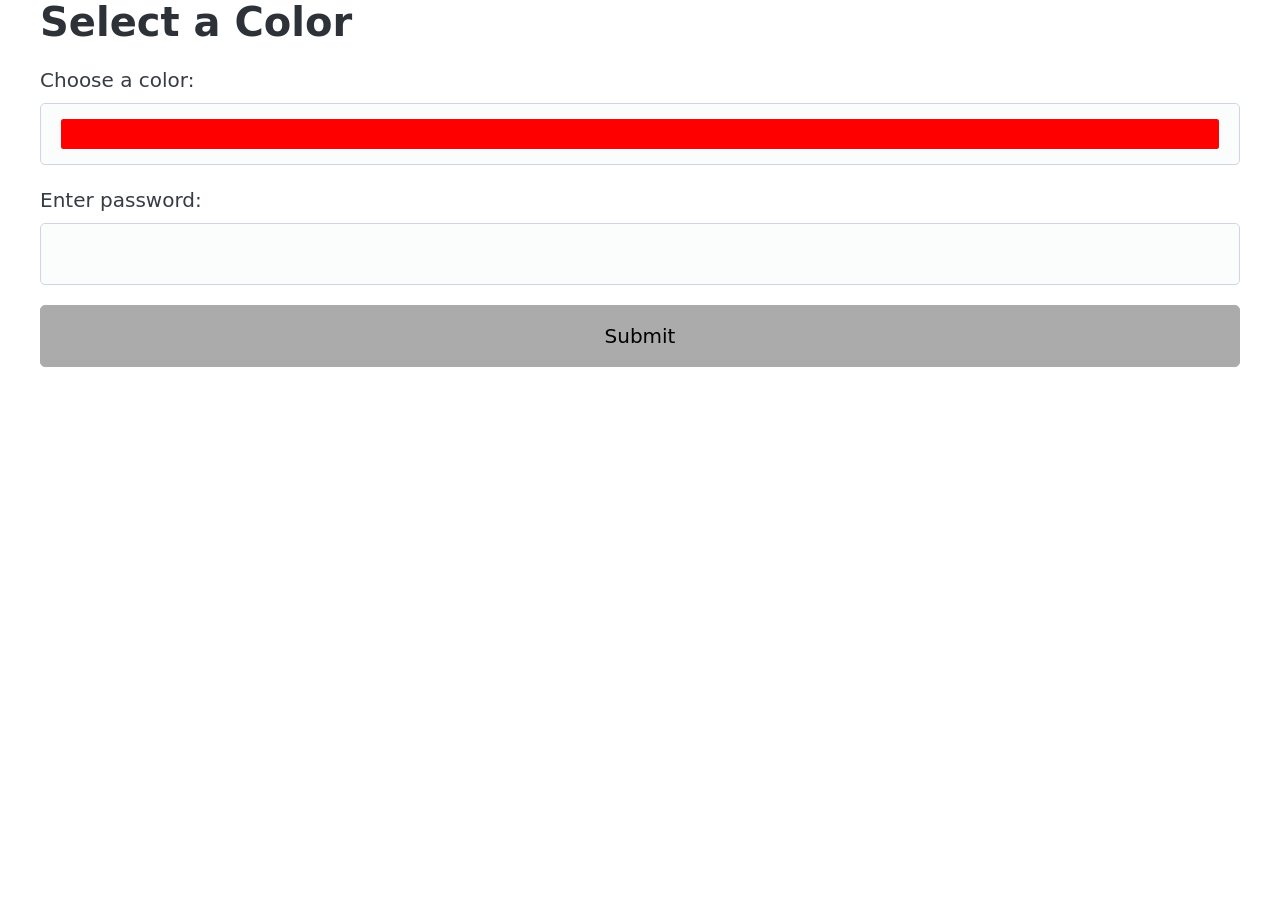
<file: templates/color.html>
<!DOCTYPE html>
<html lang="en">
<head>
    <meta charset="UTF-8">
    <meta name="viewport" content="width=device-width, initial-scale=1.0">
    <meta http-equiv="Content-Security-Policy" content="default-src 'self'; style-src 'self'; script-src 'self' https://cloud.umami.is; img-src 'self'; connect-src 'self' https://api-gateway.umami.dev; font-src 'self'; object-src 'none'; frame-ancestors 'none'; base-uri 'self'; form-action 'self';">
    <title>Color Picker</title>
    <link rel="stylesheet" href="/static/css/pico.grey.min.css">

</head>
<body class="container">
    <h1>Select a Color</h1>
    <form action="/lamp_color_picker_api_ljbwefobwejflwejfljwef12edwqdqdsf" method="POST">
        <div>
            <label for="color">Choose a color:</label>
            <input type="color" id="color" name="color" value="#ff0000">
        </div>
        <div>
            <label for="password">Enter password:</label>
            <input type="password" id="password" name="password">
        </div>
        <button type="submit">Submit</button>
    </form></body>
</html>
</file>
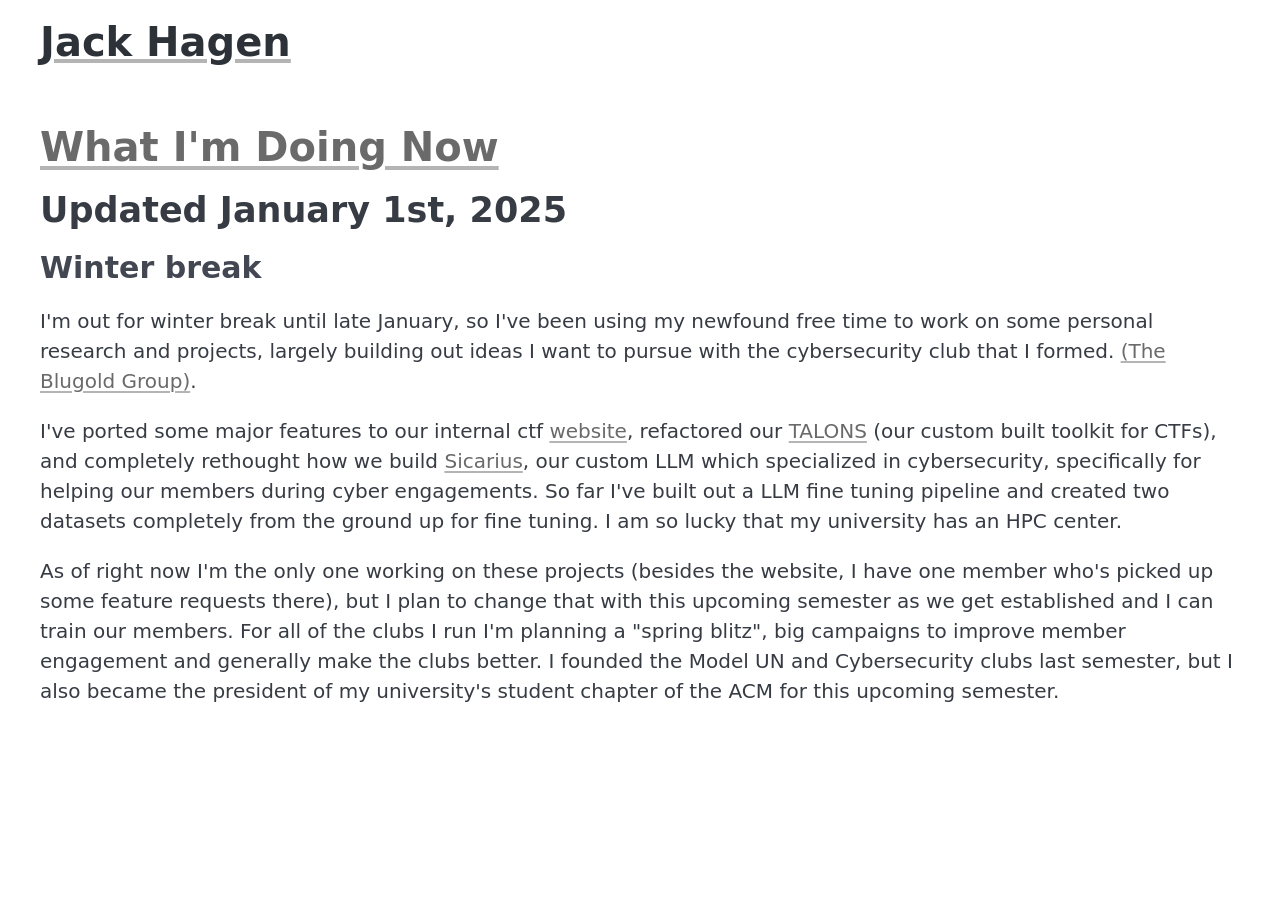
<file: templates/now.html>
<!DOCTYPE html>
<html lang="en">
<head>
    <meta charset="UTF-8">
    <meta http-equiv="Content-Security-Policy" content="default-src 'self'; style-src 'self'; script-src 'self' https://cloud.umami.is; img-src 'self'; connect-src 'self' https://api-gateway.umami.dev; font-src 'self'; object-src 'none'; frame-ancestors 'none'; base-uri 'self'; form-action 'self';">
    <meta name="viewport" content="width=device-width, initial-scale=1.0">
    <title>Jack Hagen</title>
    <link rel="stylesheet" href="/static/css/pico.grey.min.css">
    <link rel="stylesheet" href="/static/homepagestylee.css">
    <script defer src="https://cloud.umami.is/script.js" data-website-id="fd4248a8-d075-4593-8ebc-964ffbb6f4d6"></script>
</head>
<body>
    
    <header class="header container">
        <a href="/"><h1>Jack Hagen</h1></a>
    </header>
    <main class="container">

        <h1><a href="https://sive.rs/now2">What I'm Doing Now</a></h1>
        <h2>Updated January 1st, 2025</h2>

        <h3>Winter break</h3>
        <p>I'm out for winter break until late January, so I've been using my newfound free time to work on some personal research and projects, largely building out ideas I want to pursue with the cybersecurity club that I formed. <a href="https://github.com/Blugold-Group">(The Blugold Group)</a>. </p>

        <p>I've ported some major features to our internal ctf <a href="https://github.com/Blugold-Group/CTF_Scoreboard">website</a>, refactored our <a href="https://github.com/Blugold-Group/TALONS">TALONS</a> (our custom built toolkit for CTFs), and completely rethought how we build <a href="https://github.com/Blugold-Group/sicarius">Sicarius</a>, our custom LLM which specialized in cybersecurity, specifically for helping our members during cyber engagements. So far I've built out a LLM fine tuning pipeline and created two datasets completely from the ground up for fine tuning. I am so lucky that my university has an HPC center.</p>

        <p>As of right now I'm the only one working on these projects (besides the website, I have one member who's picked up some feature requests there), but I plan to change that with this upcoming semester as we get established and I can train our members. For all of the clubs I run I'm planning a "spring blitz", big campaigns to improve member engagement and generally make the clubs better. I founded the Model UN and Cybersecurity clubs last semester, but I also became the president of my university's student chapter of the ACM for this upcoming semester.</p>

    </main>
</body>
</html>
</file>
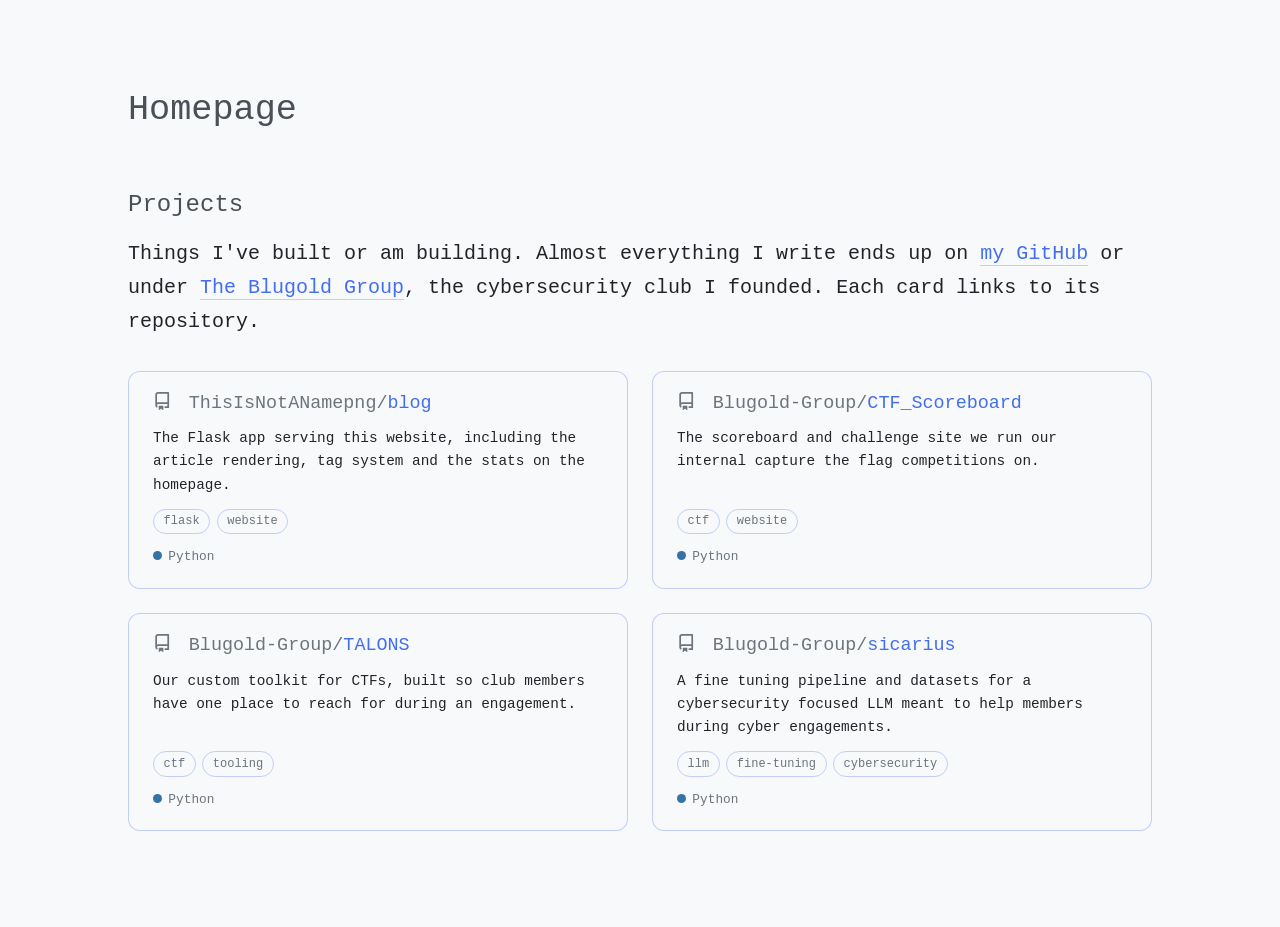
<file: templates/projects.html>
<!DOCTYPE html>

<html lang="en">
    <head>
        <meta charset="UTF-8">
        <meta name="viewport" content="width=device-width, initial-scale=1.0">
        <title>Projects</title>
        <link rel="stylesheet" href="/static/css/colors.css">
        <link rel="stylesheet" href="/static/css/style.css">
        <link rel="stylesheet" href="/static/css/projects.css">
        <script defer src="https://cloud.umami.is/script.js" data-website-id="fd4248a8-d075-4593-8ebc-964ffbb6f4d6"></script>
    </head>
    <body>

        <main>
            <header class="header">
                <a href="/"><h1>Homepage</h1></a>
            </header>

            <h2>Projects</h2>

            <p>Things I've built or am building. Almost everything I write ends up on <a href="https://github.com/ThisIsNotANamepng">my GitHub</a> or under <a href="https://github.com/Blugold-Group">The Blugold Group</a>, the cybersecurity club I founded. Each card links to its repository.</p>

            <!--
                To add a project, copy one card block below and edit it. Everything is
                plain HTML, nothing is generated. The pieces of a card are:

                  - the <h3> holds the owner/repo and the link to it
                  - <p class="project-description"> is the one line blurb
                  - <ul class="project-topics"> are the tag pills, delete the list if you don't want any
                  - <div class="project-meta"> is the language, delete the div if you don't want it

                Language dot colors live in /static/css/projects.css as .lang-* classes.
                Add a new class there if the language you want isn't listed yet.
            -->

            <div class="project-grid">

                <article class="project-card">
                    <h3>
                        <svg class="repo-icon" viewBox="0 0 16 16" aria-hidden="true"><path d="M2 2.5A2.5 2.5 0 0 1 4.5 0h8.75a.75.75 0 0 1 .75.75v12.5a.75.75 0 0 1-.75.75h-2.5a.75.75 0 0 1 0-1.5h1.75v-2h-8a1 1 0 0 0-.714 1.7.75.75 0 1 1-1.072 1.05A2.495 2.495 0 0 1 2 11.5Zm10.5-1h-8a1 1 0 0 0-1 1v6.708A2.486 2.486 0 0 1 4.5 9h8ZM5 12.25a.25.25 0 0 1 .25-.25h3.5a.25.25 0 0 1 .25.25v3.25a.25.25 0 0 1-.4.2l-1.45-1.087a.249.249 0 0 0-.3 0L5.4 15.7a.25.25 0 0 1-.4-.2Z"></path></svg>
                        <a href="https://github.com/ThisIsNotANamepng/blog"><span class="project-owner">ThisIsNotANamepng/</span>blog</a>
                    </h3>
                    <p class="project-description">The Flask app serving this website, including the article rendering, tag system and the stats on the homepage.</p>
                    <ul class="project-topics">
                        <li>flask</li>
                        <li>website</li>
                    </ul>
                    <div class="project-meta">
                        <span><span class="language-dot lang-python"></span>Python</span>
                    </div>
                </article>

                <article class="project-card">
                    <h3>
                        <svg class="repo-icon" viewBox="0 0 16 16" aria-hidden="true"><path d="M2 2.5A2.5 2.5 0 0 1 4.5 0h8.75a.75.75 0 0 1 .75.75v12.5a.75.75 0 0 1-.75.75h-2.5a.75.75 0 0 1 0-1.5h1.75v-2h-8a1 1 0 0 0-.714 1.7.75.75 0 1 1-1.072 1.05A2.495 2.495 0 0 1 2 11.5Zm10.5-1h-8a1 1 0 0 0-1 1v6.708A2.486 2.486 0 0 1 4.5 9h8ZM5 12.25a.25.25 0 0 1 .25-.25h3.5a.25.25 0 0 1 .25.25v3.25a.25.25 0 0 1-.4.2l-1.45-1.087a.249.249 0 0 0-.3 0L5.4 15.7a.25.25 0 0 1-.4-.2Z"></path></svg>
                        <a href="https://github.com/Blugold-Group/CTF_Scoreboard"><span class="project-owner">Blugold-Group/</span>CTF_Scoreboard</a>
                    </h3>
                    <p class="project-description">The scoreboard and challenge site we run our internal capture the flag competitions on.</p>
                    <ul class="project-topics">
                        <li>ctf</li>
                        <li>website</li>
                    </ul>
                    <div class="project-meta">
                        <span><span class="language-dot lang-python"></span>Python</span>
                    </div>
                </article>

                <article class="project-card">
                    <h3>
                        <svg class="repo-icon" viewBox="0 0 16 16" aria-hidden="true"><path d="M2 2.5A2.5 2.5 0 0 1 4.5 0h8.75a.75.75 0 0 1 .75.75v12.5a.75.75 0 0 1-.75.75h-2.5a.75.75 0 0 1 0-1.5h1.75v-2h-8a1 1 0 0 0-.714 1.7.75.75 0 1 1-1.072 1.05A2.495 2.495 0 0 1 2 11.5Zm10.5-1h-8a1 1 0 0 0-1 1v6.708A2.486 2.486 0 0 1 4.5 9h8ZM5 12.25a.25.25 0 0 1 .25-.25h3.5a.25.25 0 0 1 .25.25v3.25a.25.25 0 0 1-.4.2l-1.45-1.087a.249.249 0 0 0-.3 0L5.4 15.7a.25.25 0 0 1-.4-.2Z"></path></svg>
                        <a href="https://github.com/Blugold-Group/TALONS"><span class="project-owner">Blugold-Group/</span>TALONS</a>
                    </h3>
                    <p class="project-description">Our custom toolkit for CTFs, built so club members have one place to reach for during an engagement.</p>
                    <ul class="project-topics">
                        <li>ctf</li>
                        <li>tooling</li>
                    </ul>
                    <div class="project-meta">
                        <span><span class="language-dot lang-python"></span>Python</span>
                    </div>
                </article>

                <article class="project-card">
                    <h3>
                        <svg class="repo-icon" viewBox="0 0 16 16" aria-hidden="true"><path d="M2 2.5A2.5 2.5 0 0 1 4.5 0h8.75a.75.75 0 0 1 .75.75v12.5a.75.75 0 0 1-.75.75h-2.5a.75.75 0 0 1 0-1.5h1.75v-2h-8a1 1 0 0 0-.714 1.7.75.75 0 1 1-1.072 1.05A2.495 2.495 0 0 1 2 11.5Zm10.5-1h-8a1 1 0 0 0-1 1v6.708A2.486 2.486 0 0 1 4.5 9h8ZM5 12.25a.25.25 0 0 1 .25-.25h3.5a.25.25 0 0 1 .25.25v3.25a.25.25 0 0 1-.4.2l-1.45-1.087a.249.249 0 0 0-.3 0L5.4 15.7a.25.25 0 0 1-.4-.2Z"></path></svg>
                        <a href="https://github.com/Blugold-Group/sicarius"><span class="project-owner">Blugold-Group/</span>sicarius</a>
                    </h3>
                    <p class="project-description">A fine tuning pipeline and datasets for a cybersecurity focused LLM meant to help members during cyber engagements.</p>
                    <ul class="project-topics">
                        <li>llm</li>
                        <li>fine-tuning</li>
                        <li>cybersecurity</li>
                    </ul>
                    <div class="project-meta">
                        <span><span class="language-dot lang-python"></span>Python</span>
                    </div>
                </article>

            </div>

        </main>
    </body>
</html>
</file>
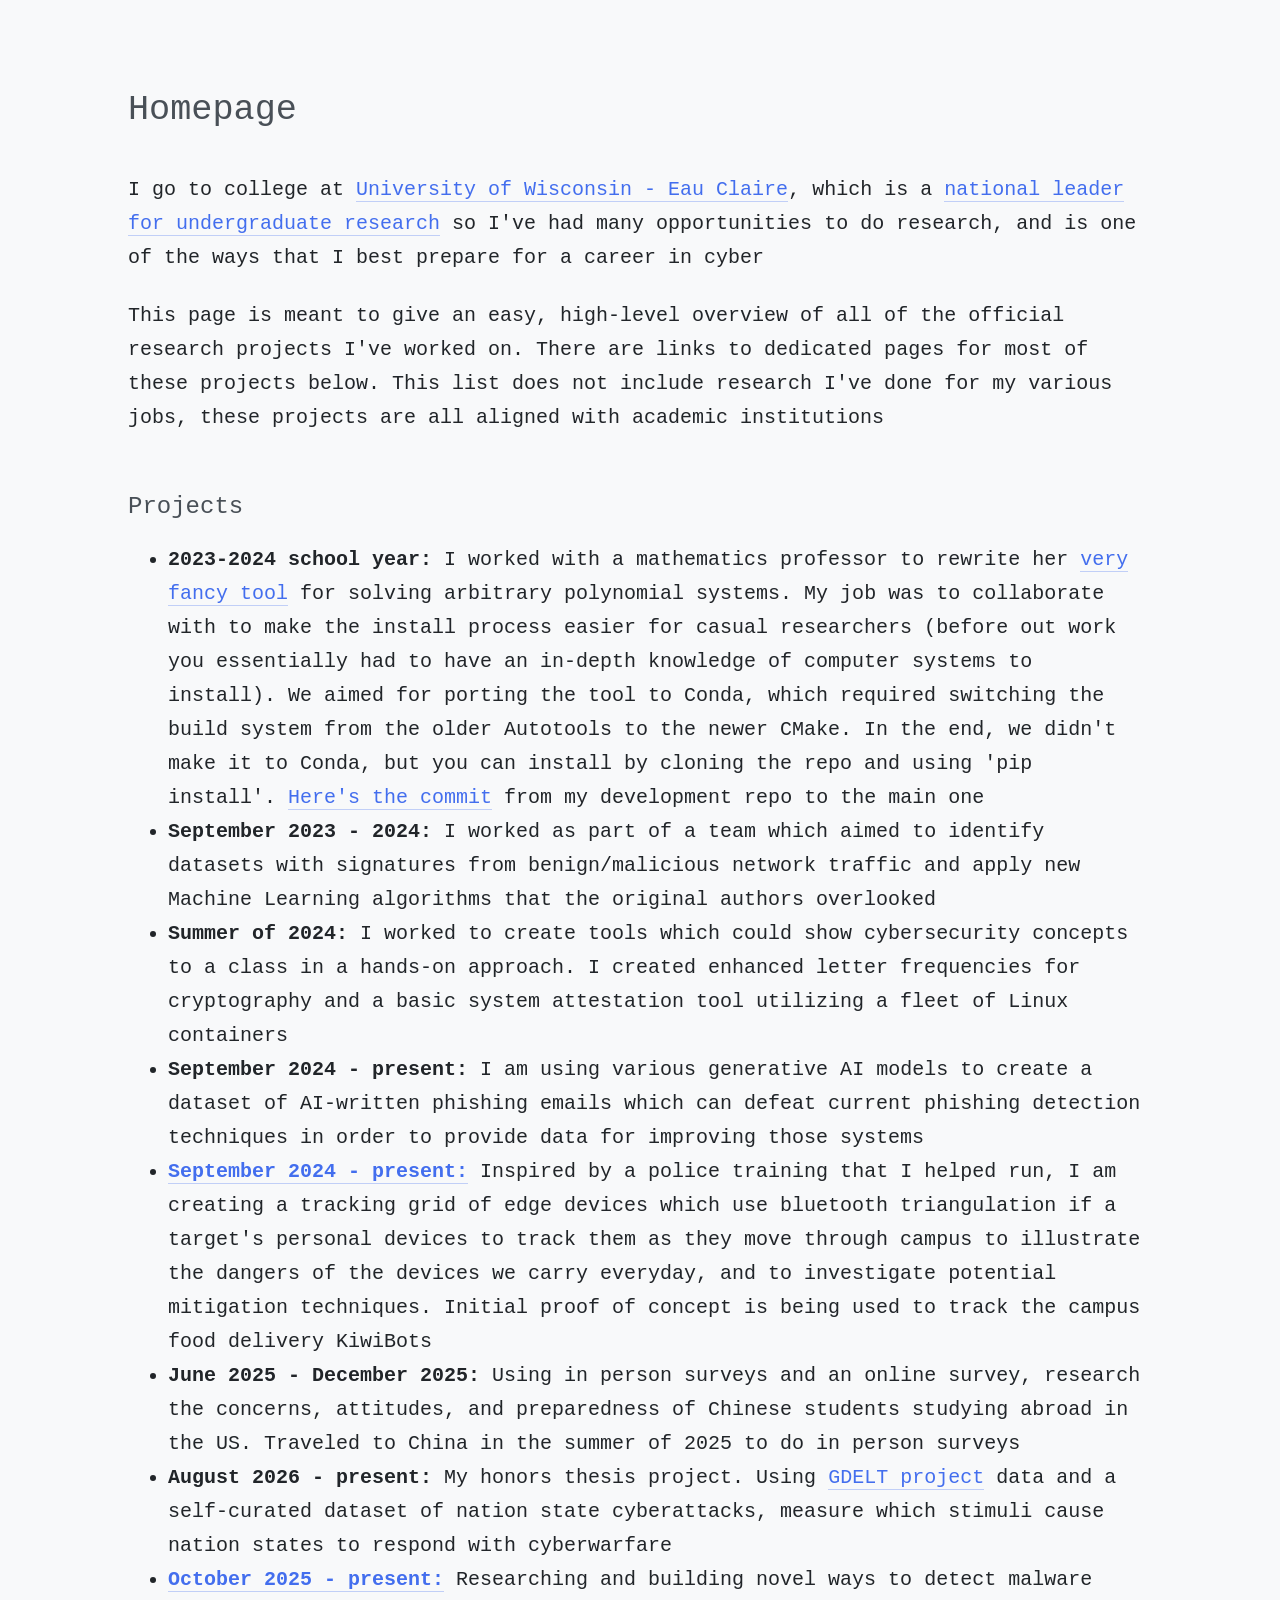
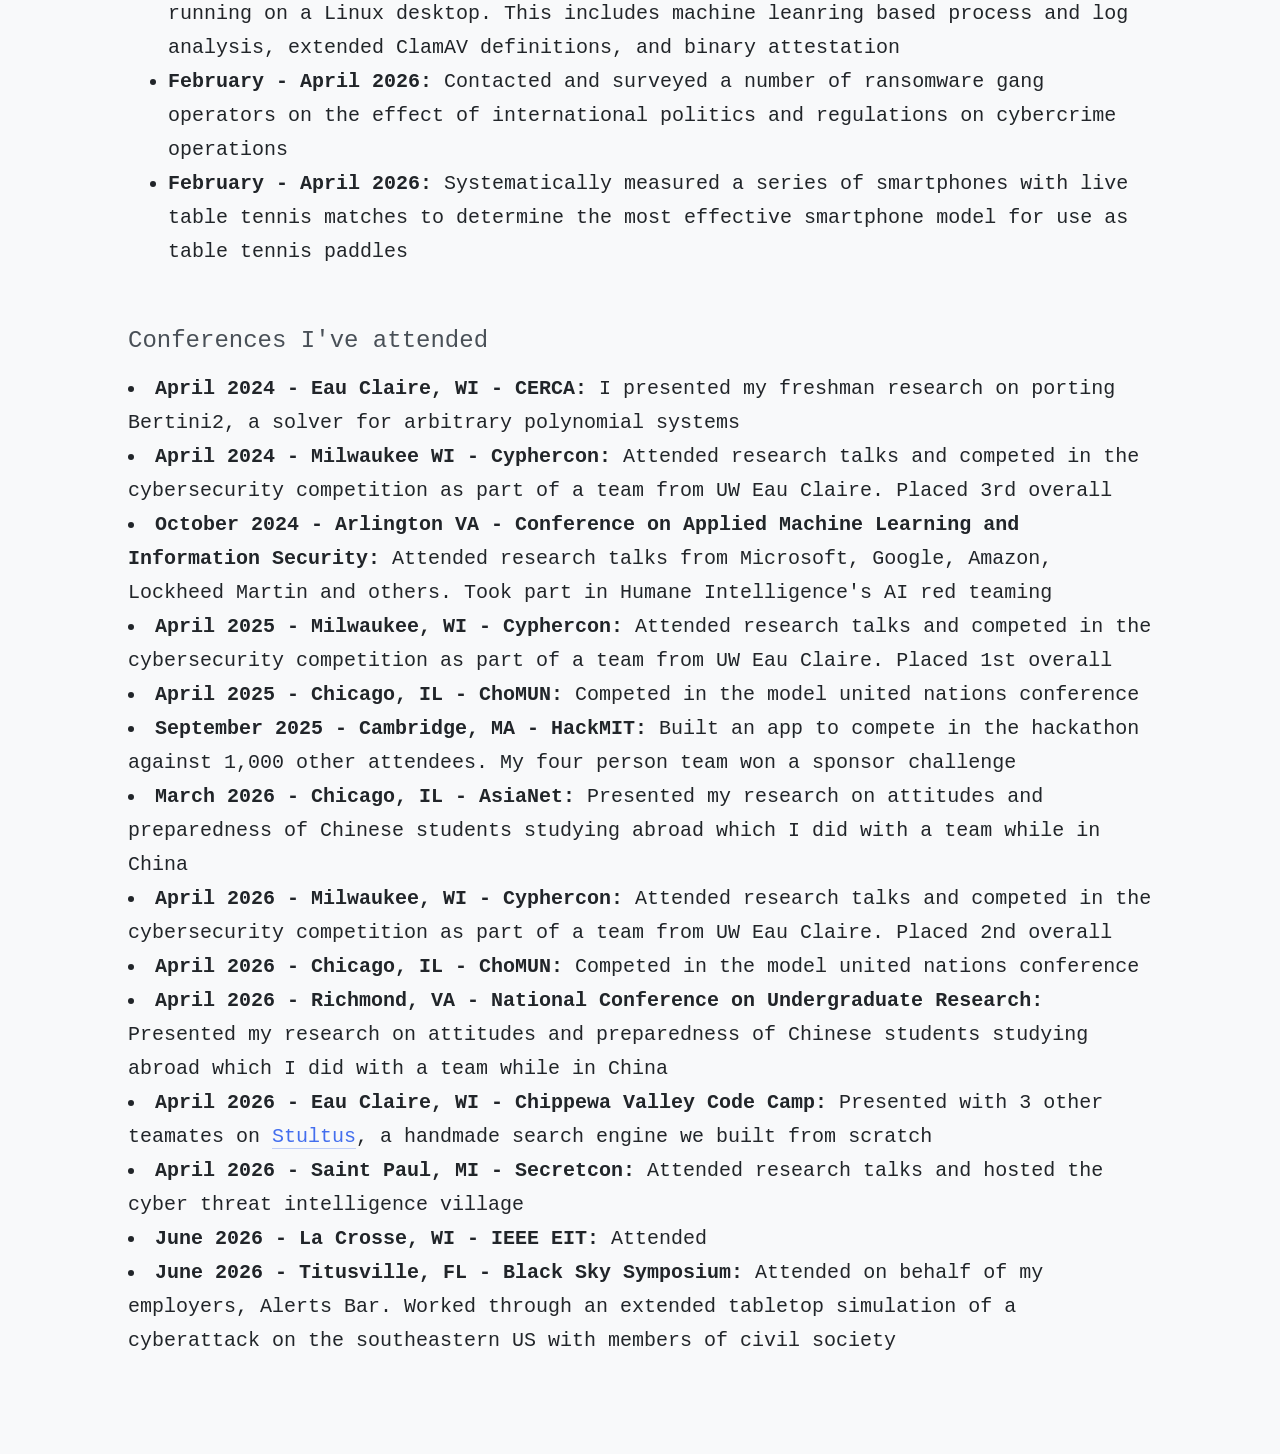
<file: templates/research.html>
<!DOCTYPE html>

<html lang="en">
<head>
    <meta charset="UTF-8">
    <meta name="viewport" content="width=device-width, initial-scale=1.0">
    <meta http-equiv="Content-Security-Policy" content="default-src 'self'; style-src 'self'; script-src 'self' https://cloud.umami.is; img-src 'self'; connect-src 'self' https://api-gateway.umami.dev; font-src 'self'; object-src 'none'; frame-ancestors 'none'; base-uri 'self'; form-action 'self';">
    <title>Research</title>
    <link rel="stylesheet" href="/static/css/colors.css">
    <link rel="stylesheet" href="/static/css/style.css">
    <link rel="stylesheet" href="/static/css/research.css">
    <script defer src="https://cloud.umami.is/script.js" data-website-id="fd4248a8-d075-4593-8ebc-964ffbb6f4d6"></script>
</head>
<body>

    <main>
        <header class="header">
            <a href="/"><h1>Homepage</h1></a>
        </header>

        <p>I go to college at <a href="https://uwec.edu">University of Wisconsin - Eau Claire</a>, which is a <a href="https://www.uwec.edu/academics/academic-experience/research">national leader for undergraduate research</a> so I've had many opportunities to do research, and is one of the ways that I best prepare for a career in cyber</p>

        <p>This page is meant to give an easy, high-level overview of all of the official research projects I've worked on. There are links to dedicated pages for most of these projects below. This list does not include research I've done for my various jobs, these projects are all aligned with academic institutions</p>

        <h2>Projects</h2>

        <ul>
            <li><b>2023-2024 school year:</b> I worked with a mathematics professor to rewrite her <a href="https://github.com/bertiniteam/b2">very fancy tool</a> for solving arbitrary polynomial systems. My job was to collaborate with to make the install process easier for casual researchers (before out work you essentially had to have an in-depth knowledge of computer systems to install). We aimed for porting the tool to Conda, which required switching the build system from the older Autotools to the newer CMake. In the end, we didn't make it to Conda, but you can install by cloning the repo and using 'pip install'. <a href="https://github.com/bertiniteam/b2/commit/245ed7080ad524a1ee889547878edf7cc8f59628">Here's the commit</a> from my development repo to the main one</li>

            <li><b>September 2023 - 2024:</b> I worked as part of a team which aimed to identify datasets with signatures from benign/malicious network traffic and apply new Machine Learning algorithms that the original authors overlooked</li>

            <li><b>Summer of 2024:</b> I worked to create tools which could show cybersecurity concepts to a class in a hands-on approach. I created enhanced letter frequencies for cryptography and a basic system attestation tool utilizing a fleet of Linux containers</li>

            <li><b>September 2024 - present:</b> I am using various generative AI models to create a dataset of AI-written phishing emails which can defeat current phishing detection techniques in order to provide data for improving those systems</li>

            <li><a href="https://github.com/Blugold-Group/TriangulationNet"><b>September 2024 - present:</b></a> Inspired by a police training that I helped run, I am creating a tracking grid of edge devices which use bluetooth triangulation if a target's personal devices to track them as they move through campus to illustrate the dangers of the devices we carry everyday, and to investigate potential mitigation techniques. Initial proof of concept is being used to track the campus food delivery KiwiBots</li>

            <li><b>June 2025 - December 2025:</b> Using in person surveys and an online survey, research the concerns, attitudes, and preparedness of Chinese students studying abroad in the US. Traveled to China in the summer of 2025 to do in person surveys</li>

            <li><b>August 2026 - present:</b> My honors thesis project. Using <a href="https://gdeltproject.org/">GDELT project</a> data and a self-curated dataset of nation state cyberattacks, measure which stimuli cause nation states to respond with cyberwarfare</li>

            <li><a href="https://menoa.org/"><b>October 2025 - present:</b></a> Researching and building novel ways to detect malware running on a Linux desktop. This includes machine leanring based process and log analysis, extended ClamAV definitions, and binary attestation</li>

            <li><b>February - April 2026:</b> Contacted and surveyed a number of ransomware gang operators on the effect of international politics and regulations on cybercrime operations</li>

            <li><b>February - April 2026:</b> Systematically measured a series of smartphones with live table tennis matches to determine the most effective smartphone model for use as table tennis paddles</li>

        </ul>

        <h2>Conferences I've attended</h2>
        <li><b>April 2024 - Eau Claire, WI - CERCA:</b> I presented my freshman research on porting Bertini2, a solver for arbitrary polynomial systems</li>
        <li><b>April 2024 - Milwaukee WI - Cyphercon:</b> Attended research talks and competed in the cybersecurity competition as part of a team from UW Eau Claire. Placed 3rd overall</li>
        <li><b>October 2024 - Arlington VA - Conference on Applied Machine Learning and Information Security:</b> Attended research talks from Microsoft, Google, Amazon, Lockheed Martin and others. Took part in Humane Intelligence's AI red teaming</li>
        <li><b>April 2025 - Milwaukee, WI - Cyphercon:</b> Attended research talks and competed in the cybersecurity competition as part of a team from UW Eau Claire. Placed 1st overall</li>
        <li><b>April 2025 - Chicago, IL - ChoMUN:</b> Competed in the model united nations conference</li>
        <li><b>September 2025 - Cambridge, MA - HackMIT:</b> Built an app to compete in the hackathon against 1,000 other attendees. My four person team won a sponsor challenge</li>
        <li><b>March 2026 - Chicago, IL - AsiaNet:</b> Presented my research on attitudes and preparedness of Chinese students studying abroad which I did with a team while in China</li>
        <li><b>April 2026 - Milwaukee, WI - Cyphercon:</b> Attended research talks and competed in the cybersecurity competition as part of a team from UW Eau Claire. Placed 2nd overall</li>
        <li><b>April 2026 - Chicago, IL - ChoMUN:</b> Competed in the model united nations conference</li>
        <li><b>April 2026 - Richmond, VA - National Conference on Undergraduate Research:</b> Presented my research on attitudes and preparedness of Chinese students studying abroad which I did with a team while in China</li>
        <li><b>April 2026 - Eau Claire, WI - Chippewa Valley Code Camp:</b> Presented with 3 other teamates on <a href="https://stultus.rip">Stultus</a>, a handmade search engine we built from scratch</li>
        <li><b>April 2026 - Saint Paul, MI - Secretcon:</b> Attended research talks and hosted the cyber threat intelligence village</li>
        <li><b>June 2026 - La Crosse, WI - IEEE EIT:</b> Attended</li>
        <li><b>June 2026 - Titusville, FL - Black Sky Symposium:</b> Attended on behalf of my employers, Alerts Bar. Worked through an extended tabletop simulation of a cyberattack on the southeastern US with members of civil society</li>


    </main>
</body>
</html>
</file>
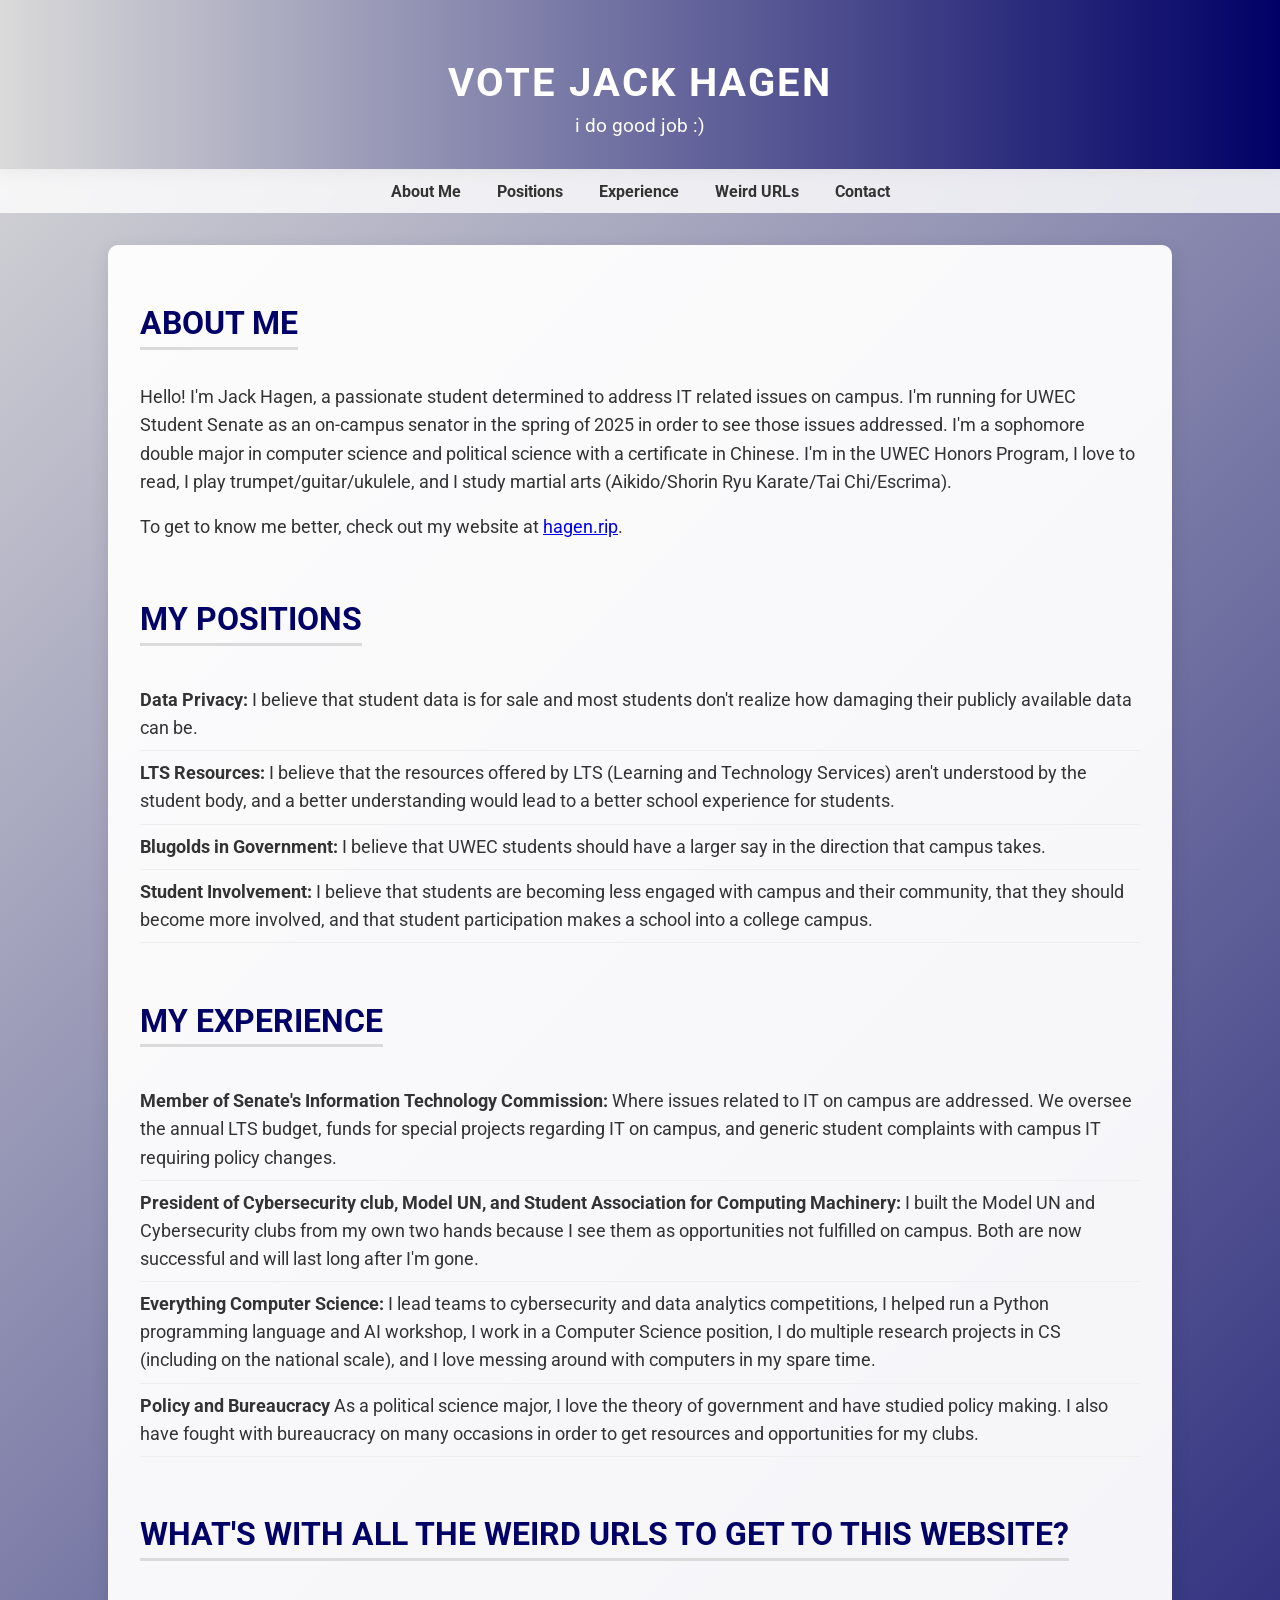
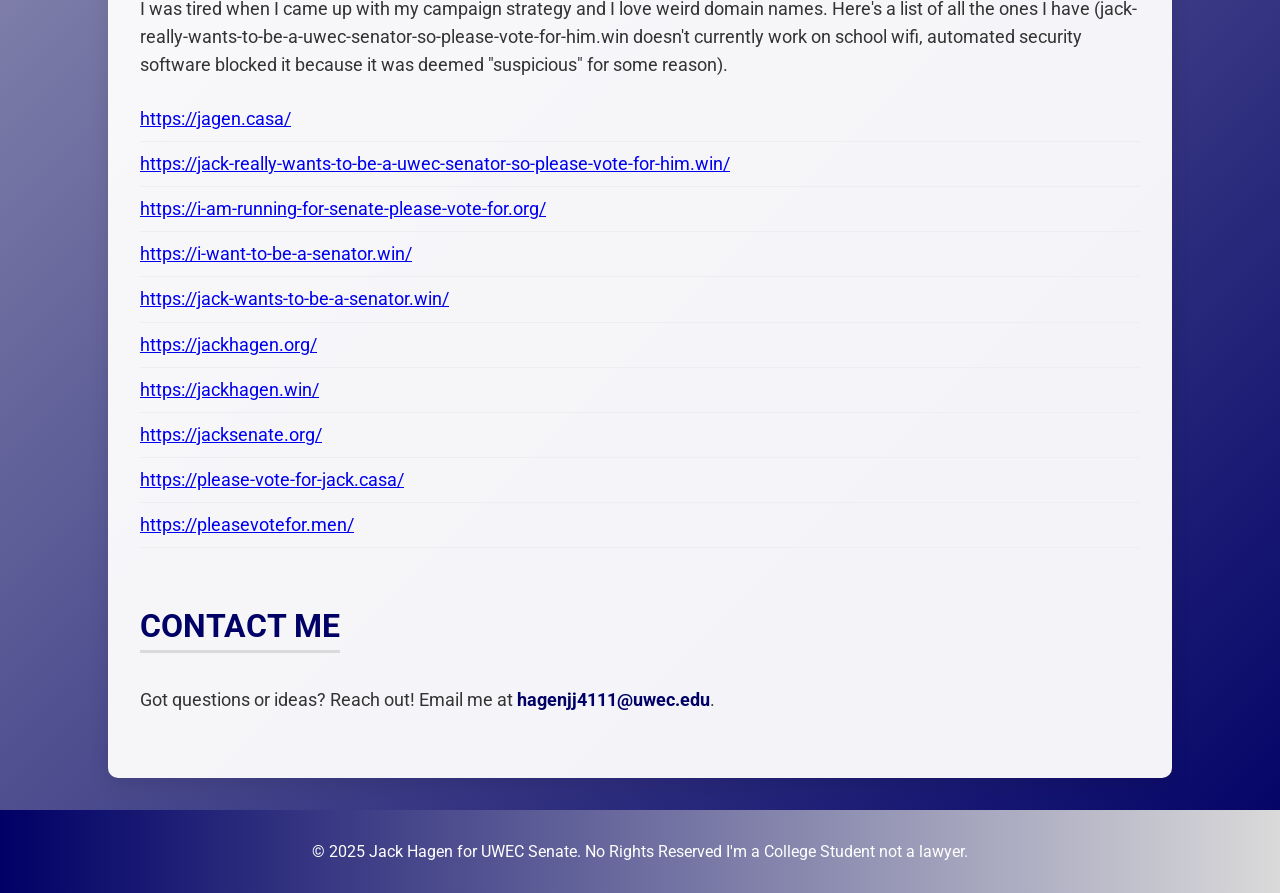
<file: templates/senate.html>
<!DOCTYPE html>
<html lang="en">
<head>
  <meta charset="UTF-8">
  <meta name="viewport" content="width=device-width, initial-scale=1">
  <title>Jack Hagen for Senate</title>
  <link href="https://fonts.googleapis.com/css?family=Roboto:400,700" rel="stylesheet">
  <style>
    /* Global Styles */
    body {
      margin: 0;
      padding: 0;
      font-family: 'Roboto', sans-serif;
      background: linear-gradient(135deg, #dadada, #000066);
      color: #333;
    }

    /* Header Styles */
    header {
      background: linear-gradient(90deg, #dadada, #000066);
      color: #fff;
      padding: 2rem 1rem;
      text-align: center;
      box-shadow: 0 4px 10px rgba(0, 0, 0, 0.3);
      position: relative;
      overflow: hidden;
    }
    header h1 {
      font-size: 2.5rem;
      margin-bottom: 0.5rem;
      text-transform: uppercase;
      letter-spacing: 2px;
      animation: fadeInDown 1s ease-out both;
    }
    header p {
      font-size: 1.2rem;
      margin: 0;
      animation: fadeInUp 1s ease-out both;
    }
    
    /* Navigation Styles */
    nav {
      background-color: rgba(255, 255, 255, 0.8);
      backdrop-filter: blur(5px);
      padding: 0.8rem;
      text-align: center;
      position: sticky;
      top: 0;
      z-index: 100;
    }
    nav a {
      color: #333;
      margin: 0 1rem;
      text-decoration: none;
      font-weight: bold;
      transition: color 0.3s ease;
    }
    nav a:hover {
      color: #dadada;
    }

    /* Container Styles */
    .container {
      max-width: 1000px;
      margin: 2rem auto;
      padding: 2rem;
      background: rgba(255, 255, 255, 0.95);
      border-radius: 10px;
      box-shadow: 0 6px 20px rgba(0, 0, 0, 0.1);
    }
    
    /* Section Styles */
    section {
      margin-bottom: 2rem;
    }
    section h2 {
      font-size: 2rem;
      color: #000066;
      text-transform: uppercase;
      margin-bottom: 1rem;
      border-bottom: 3px solid #dadada;
      display: inline-block;
      padding-bottom: 0.3rem;
    }
    section p, section li {
      font-size: 1.1rem;
      line-height: 1.6;
    }
    section ul {
      list-style-type: none;
      padding: 0;
    }
    section ul li {
      padding: 0.5rem 0;
      border-bottom: 1px solid #eee;
    }
    
    /* Contact Section Link */
    #contact a {
      color: #000066;
      text-decoration: none;
      font-weight: bold;
    }
    #contact a:hover {
      text-decoration: underline;
    }
    
    /* Footer Styles */
    footer {
      background: linear-gradient(90deg, #000066, #dadada);
      color: #fff;
      text-align: center;
      padding: 1rem;
      position: relative;
    }
    
    /* Animations */
    @keyframes fadeInDown {
      from {
        opacity: 0;
        transform: translateY(-30px);
      }
      to {
        opacity: 1;
        transform: translateY(0);
      }
    }
    
    @keyframes fadeInUp {
      from {
        opacity: 0;
        transform: translateY(30px);
      }
      to {
        opacity: 1;
        transform: translateY(0);
      }
    }
  </style>
</head>
<body>
  <header>
    <h1>Vote Jack Hagen</h1>
    <p>i do good job :)</p>
  </header>
  
  <nav>
    <a href="#about">About Me</a>
    <a href="#positions">Positions</a>
    <a href="#experience">Experience</a>
    <a href="#urls">Weird URLs</a>
    <a href="#contact">Contact</a>

  </nav>
  
  <div class="container">
    <!-- About Me Section -->
    <section id="about">
      <h2>About Me</h2>
      <p>Hello! I'm Jack Hagen, a passionate student determined to address IT related issues on campus. I'm running for UWEC Student Senate as an on-campus senator in the spring of 2025 in order to see those issues addressed. I'm a sophomore double major in computer science and political science with a certificate in Chinese. I'm in the UWEC Honors Program, I love to read, I play trumpet/guitar/ukulele, and I study martial arts (Aikido/Shorin Ryu Karate/Tai Chi/Escrima).</p>
      <p>To get to know me better, check out my website at <a href="https://hagen.rip">hagen.rip</a>.</p>
    </section>
  
    <!-- Positions Section -->
    <section id="positions">
      <h2>My Positions</h2>
      <ul>
        <li><b>Data Privacy:</b> I believe that student data is for sale and most students don't realize how damaging their publicly available data can be.</li>
        <li><b>LTS Resources:</b> I believe that the resources offered by LTS (Learning and Technology Services) aren't understood by the student body, and a better understanding would lead to a better school experience for students.</li>
        <li><b>Blugolds in Government:</b> I believe that UWEC students should have a larger say in the direction that campus takes.</li>
        <li><b>Student Involvement:</b> I believe that students are becoming less engaged with campus and their community, that they should become more involved, and that student participation makes a school into a college campus.</li>
      </ul>
    </section>

    <!-- Positions Section -->
    <section id="experience">
        <h2>My Experience</h2>
        <ul>
          <li><b>Member of Senate's Information Technology Commission:</b> Where issues related to IT on campus are addressed. We oversee the annual LTS budget, funds for special projects regarding IT on campus, and generic student complaints with campus IT requiring policy changes.</li>
          <li><b>President of Cybersecurity club, Model UN, and Student Association for Computing Machinery:</b> I built the Model UN and Cybersecurity clubs from my own two hands because I see them as opportunities not fulfilled on campus. Both are now successful and will last long after I'm gone.</li>
          <li><b>Everything Computer Science:</b> I lead teams to cybersecurity and data analytics competitions, I helped run a Python programming language and AI workshop, I work in a Computer Science position, I do multiple research projects in CS (including on the national scale), and I love messing around with computers in my spare time.</li>
          <li><b>Policy and Bureaucracy</b> As a political science major, I love the theory of government and have studied policy making. I also have fought with bureaucracy on many occasions in order to get resources and opportunities for my clubs.</li>
        </ul>
    </section>
  
    <!-- URLs Section -->
    <section id="urls">
        <h2>What's with all the weird URLs to get to this website?</h2>
        <p>I was tired when I came up with my campaign strategy and I love weird domain names. Here's a list of all the ones I have (jack-really-wants-to-be-a-uwec-senator-so-please-vote-for-him.win doesn't currently work on school wifi, automated security software blocked it because it was deemed "suspicious" for some reason).</p>
        <ul>
            <li><a href="https://jagen.casa/">https://jagen.casa/</a></li>
            <li><a href="https://jack-really-wants-to-be-a-uwec-senator-so-please-vote-for-him.win/">https://jack-really-wants-to-be-a-uwec-senator-so-please-vote-for-him.win/</a></li>
            <li><a href="https://i-am-running-for-senate-please-vote-for.org/">https://i-am-running-for-senate-please-vote-for.org/</a></li>
            <li><a href="https://i-want-to-be-a-senator.win/">https://i-want-to-be-a-senator.win/</a></li>
            <li><a href="https://jack-wants-to-be-a-senator.win/">https://jack-wants-to-be-a-senator.win/</a></li>
            <li><a href="https://jackhagen.org/">https://jackhagen.org/</a></li>
            <li><a href="https://jackhagen.win/">https://jackhagen.win/</a></li>
            <li><a href="https://jacksenate.org/">https://jacksenate.org/</a></li>
            <li><a href="https://please-vote-for-jack.casa/">https://please-vote-for-jack.casa/</a></li>
            <li><a href="https://pleasevotefor.men/">https://pleasevotefor.men/</a></li>
          </ul>
          
      </section>

    <!-- Contact Section -->
    <section id="contact">
      <h2>Contact Me</h2>
      <p>Got questions or ideas? Reach out! Email me at <a href="mailto:hagenjj4111@uwec.edu">hagenjj4111@uwec.edu</a>.</p>
    </section>
    </div>
  
  <footer>
    <p>&copy; 2025 Jack Hagen for UWEC Senate. No Rights Reserved I'm a College Student not a lawyer.</p>
  </footer>
</body>
</html>
</file>
<file: static/homepagestylee.css>
:root {
    --accent: white;
}
</file>
<file: static/css/colors.css>
:root {
  /* Nord Dark Mode Variables */
  --background: #16171a; /* nord0 */
  --text: #d8dee9; /* nord7 */
  --heading: #d8dee9; /* nord6 */
  --link: #cec3f8; /* nord10 */
  --footer: rgba(129, 161, 193, 0.7); /* nord5 at 70% */
  --border-link: rgba(235, 203, 139, 0.3);
  --border-link-hover: rgba(235, 203, 139, 0.6);
  --stat_number: #f5ff6a;
  --code-background: #1e2027;
  --code-border: rgba(216, 222, 233, 0.15);
  --code-text: #e5e9f0;
}

@media (prefers-color-scheme: light) {
  :root {
    /* Complementary Light Mode Variables */
    --background: #f8f9fa;
    --text: #212529;
    --heading: #495057;
    --link: #436eee;
    --footer: #6c757d;
    --border-link: rgba(67, 110, 238, 0.3);
    --border-link-hover: rgba(67, 110, 238, 0.6);
    --stat_number: #f5ff6a;
    --code-background: #eceef1;
    --code-border: rgba(33, 37, 41, 0.15);
    --code-text: #212529;
  }
}
</file>
<file: static/css/style.css>
html {
  background: var(--background);
  color-scheme: dark light;
}

body {
  margin: 0;
  font-size: 20px;
  line-height: 1.7;
  color: var(--text);
  background: var(--background);
  text-rendering: optimizeLegibility;
  font-family: "Courier New";
  font-optical-sizing: auto;
  font-style: normal;
}

main {
  margin: 0 auto;
  padding: 4rem 1.5rem 6rem;
}

h1, h2, h3 {
  font-weight: normal;
  line-height: 1.3;
  color: var(--heading);
}

h1 {
  font-size: 2.2rem;
  margin-bottom: 2.5rem;
}

h2 {
  font-size: 1.5rem;
  margin-top: 3.5rem;
  margin-bottom: 1rem;
}

p {
  margin: 0 0 1.5rem 0;
}

a {
  color: var(--link);
  text-decoration: none;
  border-bottom: 1px solid var(--border-link);
}

a:hover {
  border-bottom-color: var(--border-link-hover);
}

footer {
  margin-top: 4rem;
  font-size: 0.9rem;
  color: var(--footer);
}
</file>
<file: static/css/projects.css>
main {
  max-width: 80%;
}

.project-grid {
  display: grid;
  grid-template-columns: repeat(auto-fill, minmax(340px, 1fr));
  gap: 1.5rem;
  margin-top: 2rem;
}

.project-card {
  display: flex;
  flex-direction: column;
  gap: 0.75rem;
  padding: 1.25rem 1.5rem;
  border: 1px solid var(--border-link);
  border-radius: 12px;
  background: var(--background);
}

.project-card:hover {
  border-color: var(--border-link-hover);
}

.project-card h3 {
  margin: 0;
  font-size: 1.15rem;
  overflow-wrap: anywhere;
}

.project-card h3 a {
  border-bottom: none;
}

.project-card h3 a:hover {
  border-bottom: 1px solid var(--border-link-hover);
}

.repo-icon {
  width: 1em;
  height: 1em;
  vertical-align: -0.15em;
  margin-right: 0.4rem;
  fill: var(--footer);
}

.project-owner {
  color: var(--footer);
}

.project-description {
  margin: 0;
  font-size: 0.9rem;
  line-height: 1.6;
  flex: 1;
}

.project-topics {
  list-style: none;
  display: flex;
  flex-wrap: wrap;
  gap: 0.4rem;
  margin: 0;
  padding: 0;
}

.project-topics li {
  font-size: 0.75rem;
  padding: 0.1rem 0.6rem;
  border: 1px solid var(--border-link);
  border-radius: 999px;
  color: var(--footer);
}

.project-meta {
  display: flex;
  flex-wrap: wrap;
  gap: 1.25rem;
  font-size: 0.8rem;
  color: var(--footer);
}

.language-dot {
  display: inline-block;
  width: 0.7em;
  height: 0.7em;
  border-radius: 50%;
  margin-right: 0.4rem;
  background: var(--stat_number);
}

@media (max-width: 600px) {
  main {
    max-width: 92%;
  }

  .project-grid {
    grid-template-columns: 1fr;
  }
}

/* GitHub language colors. Add more as needed and use them like
   <span class="language-dot lang-python"></span> */
.lang-python { background: #3572a5; }
.lang-javascript { background: #f1e05a; }
.lang-typescript { background: #3178c6; }
.lang-c { background: #555555; }
.lang-cpp { background: #f34b7d; }
.lang-rust { background: #dea584; }
.lang-go { background: #00add8; }
.lang-shell { background: #89e051; }
.lang-html { background: #e34c26; }
.lang-css { background: #563d7c; }
.lang-java { background: #b07219; }
.lang-jupyter { background: #da5b0b; }
</file>
<file: static/css/research.css>
main {
    max-width: 80%;
}
</file>
<file: static/css/pico.grey.min.css>
@charset "UTF-8";/*!
 * Pico CSS ✨ v2.0.6 (https://picocss.com)
 * Copyright 2019-2024 - Licensed under MIT
 */:root{--pico-font-family-emoji:"Apple Color Emoji","Segoe UI Emoji","Segoe UI Symbol","Noto Color Emoji";--pico-font-family-sans-serif:system-ui,"Segoe UI",Roboto,Oxygen,Ubuntu,Cantarell,Helvetica,Arial,"Helvetica Neue",sans-serif,var(--pico-font-family-emoji);--pico-font-family-monospace:ui-monospace,SFMono-Regular,"SF Mono",Menlo,Consolas,"Liberation Mono",monospace,var(--pico-font-family-emoji);--pico-font-family:var(--pico-font-family-sans-serif);--pico-line-height:1.5;--pico-font-weight:400;--pico-font-size:100%;--pico-text-underline-offset:0.1rem;--pico-border-radius:0.25rem;--pico-border-width:0.0625rem;--pico-outline-width:0.125rem;--pico-transition:0.2s ease-in-out;--pico-spacing:1rem;--pico-typography-spacing-vertical:1rem;--pico-block-spacing-vertical:var(--pico-spacing);--pico-block-spacing-horizontal:var(--pico-spacing);--pico-grid-column-gap:var(--pico-spacing);--pico-grid-row-gap:var(--pico-spacing);--pico-form-element-spacing-vertical:0.75rem;--pico-form-element-spacing-horizontal:1rem;--pico-group-box-shadow:0 0 0 rgba(0, 0, 0, 0);--pico-group-box-shadow-focus-with-button:0 0 0 var(--pico-outline-width) var(--pico-primary-focus);--pico-group-box-shadow-focus-with-input:0 0 0 0.0625rem var(--pico-form-element-border-color);--pico-modal-overlay-backdrop-filter:blur(0.375rem);--pico-nav-element-spacing-vertical:1rem;--pico-nav-element-spacing-horizontal:0.5rem;--pico-nav-link-spacing-vertical:0.5rem;--pico-nav-link-spacing-horizontal:0.5rem;--pico-nav-breadcrumb-divider:">";--pico-icon-checkbox:url("data:image/svg+xml,%3Csvg xmlns='http://www.w3.org/2000/svg' width='24' height='24' viewBox='0 0 24 24' fill='none' stroke='rgb(255, 255, 255)' stroke-width='4' stroke-linecap='round' stroke-linejoin='round'%3E%3Cpolyline points='20 6 9 17 4 12'%3E%3C/polyline%3E%3C/svg%3E");--pico-icon-minus:url("data:image/svg+xml,%3Csvg xmlns='http://www.w3.org/2000/svg' width='24' height='24' viewBox='0 0 24 24' fill='none' stroke='rgb(255, 255, 255)' stroke-width='4' stroke-linecap='round' stroke-linejoin='round'%3E%3Cline x1='5' y1='12' x2='19' y2='12'%3E%3C/line%3E%3C/svg%3E");--pico-icon-chevron:url("data:image/svg+xml,%3Csvg xmlns='http://www.w3.org/2000/svg' width='24' height='24' viewBox='0 0 24 24' fill='none' stroke='rgb(136, 145, 164)' stroke-width='2' stroke-linecap='round' stroke-linejoin='round'%3E%3Cpolyline points='6 9 12 15 18 9'%3E%3C/polyline%3E%3C/svg%3E");--pico-icon-date:url("data:image/svg+xml,%3Csvg xmlns='http://www.w3.org/2000/svg' width='24' height='24' viewBox='0 0 24 24' fill='none' stroke='rgb(136, 145, 164)' stroke-width='2' stroke-linecap='round' stroke-linejoin='round'%3E%3Crect x='3' y='4' width='18' height='18' rx='2' ry='2'%3E%3C/rect%3E%3Cline x1='16' y1='2' x2='16' y2='6'%3E%3C/line%3E%3Cline x1='8' y1='2' x2='8' y2='6'%3E%3C/line%3E%3Cline x1='3' y1='10' x2='21' y2='10'%3E%3C/line%3E%3C/svg%3E");--pico-icon-time:url("data:image/svg+xml,%3Csvg xmlns='http://www.w3.org/2000/svg' width='24' height='24' viewBox='0 0 24 24' fill='none' stroke='rgb(136, 145, 164)' stroke-width='2' stroke-linecap='round' stroke-linejoin='round'%3E%3Ccircle cx='12' cy='12' r='10'%3E%3C/circle%3E%3Cpolyline points='12 6 12 12 16 14'%3E%3C/polyline%3E%3C/svg%3E");--pico-icon-search:url("data:image/svg+xml,%3Csvg xmlns='http://www.w3.org/2000/svg' width='24' height='24' viewBox='0 0 24 24' fill='none' stroke='rgb(136, 145, 164)' stroke-width='1.5' stroke-linecap='round' stroke-linejoin='round'%3E%3Ccircle cx='11' cy='11' r='8'%3E%3C/circle%3E%3Cline x1='21' y1='21' x2='16.65' y2='16.65'%3E%3C/line%3E%3C/svg%3E");--pico-icon-close:url("data:image/svg+xml,%3Csvg xmlns='http://www.w3.org/2000/svg' width='24' height='24' viewBox='0 0 24 24' fill='none' stroke='rgb(136, 145, 164)' stroke-width='3' stroke-linecap='round' stroke-linejoin='round'%3E%3Cline x1='18' y1='6' x2='6' y2='18'%3E%3C/line%3E%3Cline x1='6' y1='6' x2='18' y2='18'%3E%3C/line%3E%3C/svg%3E");--pico-icon-loading:url("data:image/svg+xml,%3Csvg fill='none' height='24' width='24' viewBox='0 0 24 24' xmlns='http://www.w3.org/2000/svg' %3E%3Cstyle%3E g %7B animation: rotate 2s linear infinite; transform-origin: center center; %7D circle %7B stroke-dasharray: 75,100; stroke-dashoffset: -5; animation: dash 1.5s ease-in-out infinite; stroke-linecap: round; %7D @keyframes rotate %7B 0%25 %7B transform: rotate(0deg); %7D 100%25 %7B transform: rotate(360deg); %7D %7D @keyframes dash %7B 0%25 %7B stroke-dasharray: 1,100; stroke-dashoffset: 0; %7D 50%25 %7B stroke-dasharray: 44.5,100; stroke-dashoffset: -17.5; %7D 100%25 %7B stroke-dasharray: 44.5,100; stroke-dashoffset: -62; %7D %7D %3C/style%3E%3Cg%3E%3Ccircle cx='12' cy='12' r='10' fill='none' stroke='rgb(136, 145, 164)' stroke-width='4' /%3E%3C/g%3E%3C/svg%3E")}@media (min-width:576px){:root{--pico-font-size:106.25%}}@media (min-width:768px){:root{--pico-font-size:112.5%}}@media (min-width:1024px){:root{--pico-font-size:118.75%}}@media (min-width:1280px){:root{--pico-font-size:125%}}@media (min-width:1536px){:root{--pico-font-size:131.25%}}a{--pico-text-decoration:underline}a.contrast,a.secondary{--pico-text-decoration:underline}small{--pico-font-size:0.875em}h1,h2,h3,h4,h5,h6{--pico-font-weight:700}h1{--pico-font-size:2rem;--pico-line-height:1.125;--pico-typography-spacing-top:3rem}h2{--pico-font-size:1.75rem;--pico-line-height:1.15;--pico-typography-spacing-top:2.625rem}h3{--pico-font-size:1.5rem;--pico-line-height:1.175;--pico-typography-spacing-top:2.25rem}h4{--pico-font-size:1.25rem;--pico-line-height:1.2;--pico-typography-spacing-top:1.874rem}h5{--pico-font-size:1.125rem;--pico-line-height:1.225;--pico-typography-spacing-top:1.6875rem}h6{--pico-font-size:1rem;--pico-line-height:1.25;--pico-typography-spacing-top:1.5rem}tfoot td,tfoot th,thead td,thead th{--pico-font-weight:600;--pico-border-width:0.1875rem}code,kbd,pre,samp{--pico-font-family:var(--pico-font-family-monospace)}kbd{--pico-font-weight:bolder}:where(select,textarea),input:not([type=submit],[type=button],[type=reset],[type=checkbox],[type=radio],[type=file]){--pico-outline-width:0.0625rem}[type=search]{--pico-border-radius:5rem}[type=checkbox],[type=radio]{--pico-border-width:0.125rem}[type=checkbox][role=switch]{--pico-border-width:0.1875rem}details.dropdown summary:not([role=button]){--pico-outline-width:0.0625rem}nav details.dropdown summary:focus-visible{--pico-outline-width:0.125rem}[role=search]{--pico-border-radius:5rem}[role=group]:has(button.secondary:focus,[type=submit].secondary:focus,[type=button].secondary:focus,[role=button].secondary:focus),[role=search]:has(button.secondary:focus,[type=submit].secondary:focus,[type=button].secondary:focus,[role=button].secondary:focus){--pico-group-box-shadow-focus-with-button:0 0 0 var(--pico-outline-width) var(--pico-secondary-focus)}[role=group]:has(button.contrast:focus,[type=submit].contrast:focus,[type=button].contrast:focus,[role=button].contrast:focus),[role=search]:has(button.contrast:focus,[type=submit].contrast:focus,[type=button].contrast:focus,[role=button].contrast:focus){--pico-group-box-shadow-focus-with-button:0 0 0 var(--pico-outline-width) var(--pico-contrast-focus)}[role=group] [role=button],[role=group] [type=button],[role=group] [type=submit],[role=group] button,[role=search] [role=button],[role=search] [type=button],[role=search] [type=submit],[role=search] button{--pico-form-element-spacing-horizontal:2rem}details summary[role=button]:not(.outline)::after{filter:brightness(0) invert(1)}[aria-busy=true]:not(input,select,textarea):is(button,[type=submit],[type=button],[type=reset],[role=button]):not(.outline)::before{filter:brightness(0) invert(0)}:root:not([data-theme=dark]),[data-theme=light]{--pico-background-color:#fff;--pico-color:#373c44;--pico-text-selection-color:rgba(145, 145, 145, 0.25);--pico-muted-color:#646b79;--pico-muted-border-color:#e7eaf0;--pico-primary:#6a6a6a;--pico-primary-background:#ababab;--pico-primary-border:var(--pico-primary-background);--pico-primary-underline:rgba(106, 106, 106, 0.5);--pico-primary-hover:#525252;--pico-primary-hover-background:#9e9e9e;--pico-primary-hover-border:var(--pico-primary-hover-background);--pico-primary-hover-underline:var(--pico-primary-hover);--pico-primary-focus:rgba(145, 145, 145, 0.5);--pico-primary-inverse:#000;--pico-secondary:#5d6b89;--pico-secondary-background:#525f7a;--pico-secondary-border:var(--pico-secondary-background);--pico-secondary-underline:rgba(93, 107, 137, 0.5);--pico-secondary-hover:#48536b;--pico-secondary-hover-background:#48536b;--pico-secondary-hover-border:var(--pico-secondary-hover-background);--pico-secondary-hover-underline:var(--pico-secondary-hover);--pico-secondary-focus:rgba(93, 107, 137, 0.25);--pico-secondary-inverse:#fff;--pico-contrast:#181c25;--pico-contrast-background:#181c25;--pico-contrast-border:var(--pico-contrast-background);--pico-contrast-underline:rgba(24, 28, 37, 0.5);--pico-contrast-hover:#000;--pico-contrast-hover-background:#000;--pico-contrast-hover-border:var(--pico-contrast-hover-background);--pico-contrast-hover-underline:var(--pico-secondary-hover);--pico-contrast-focus:rgba(93, 107, 137, 0.25);--pico-contrast-inverse:#fff;--pico-box-shadow:0.0145rem 0.029rem 0.174rem rgba(129, 145, 181, 0.01698),0.0335rem 0.067rem 0.402rem rgba(129, 145, 181, 0.024),0.0625rem 0.125rem 0.75rem rgba(129, 145, 181, 0.03),0.1125rem 0.225rem 1.35rem rgba(129, 145, 181, 0.036),0.2085rem 0.417rem 2.502rem rgba(129, 145, 181, 0.04302),0.5rem 1rem 6rem rgba(129, 145, 181, 0.06),0 0 0 0.0625rem rgba(129, 145, 181, 0.015);--pico-h1-color:#2d3138;--pico-h2-color:#373c44;--pico-h3-color:#424751;--pico-h4-color:#4d535e;--pico-h5-color:#5c6370;--pico-h6-color:#646b79;--pico-mark-background-color:#fde7c0;--pico-mark-color:#0f1114;--pico-ins-color:#1d6a54;--pico-del-color:#883935;--pico-blockquote-border-color:var(--pico-muted-border-color);--pico-blockquote-footer-color:var(--pico-muted-color);--pico-button-box-shadow:0 0 0 rgba(0, 0, 0, 0);--pico-button-hover-box-shadow:0 0 0 rgba(0, 0, 0, 0);--pico-table-border-color:var(--pico-muted-border-color);--pico-table-row-stripped-background-color:rgba(111, 120, 135, 0.0375);--pico-code-background-color:#f3f5f7;--pico-code-color:#646b79;--pico-code-kbd-background-color:var(--pico-color);--pico-code-kbd-color:var(--pico-background-color);--pico-form-element-background-color:#fbfcfc;--pico-form-element-selected-background-color:#dfe3eb;--pico-form-element-border-color:#cfd5e2;--pico-form-element-color:#23262c;--pico-form-element-placeholder-color:var(--pico-muted-color);--pico-form-element-active-background-color:#fff;--pico-form-element-active-border-color:var(--pico-primary-border);--pico-form-element-focus-color:var(--pico-primary-border);--pico-form-element-disabled-opacity:0.5;--pico-form-element-invalid-border-color:#b86a6b;--pico-form-element-invalid-active-border-color:#c84f48;--pico-form-element-invalid-focus-color:var(--pico-form-element-invalid-active-border-color);--pico-form-element-valid-border-color:#4c9b8a;--pico-form-element-valid-active-border-color:#279977;--pico-form-element-valid-focus-color:var(--pico-form-element-valid-active-border-color);--pico-switch-background-color:#bfc7d9;--pico-switch-checked-background-color:var(--pico-primary-background);--pico-switch-color:#fff;--pico-switch-thumb-box-shadow:0 0 0.5rem rgba(0, 0, 0, 0.25);--pico-range-border-color:#dfe3eb;--pico-range-active-border-color:#bfc7d9;--pico-range-thumb-border-color:var(--pico-background-color);--pico-range-thumb-color:var(--pico-secondary-background);--pico-range-thumb-active-color:var(--pico-primary-background);--pico-accordion-border-color:var(--pico-muted-border-color);--pico-accordion-active-summary-color:var(--pico-primary-hover);--pico-accordion-close-summary-color:var(--pico-color);--pico-accordion-open-summary-color:var(--pico-muted-color);--pico-card-background-color:var(--pico-background-color);--pico-card-border-color:var(--pico-muted-border-color);--pico-card-box-shadow:var(--pico-box-shadow);--pico-card-sectioning-background-color:#fbfcfc;--pico-dropdown-background-color:#fff;--pico-dropdown-border-color:#eff1f4;--pico-dropdown-box-shadow:var(--pico-box-shadow);--pico-dropdown-color:var(--pico-color);--pico-dropdown-hover-background-color:#eff1f4;--pico-loading-spinner-opacity:0.5;--pico-modal-overlay-background-color:rgba(232, 234, 237, 0.75);--pico-progress-background-color:#dfe3eb;--pico-progress-color:var(--pico-primary-background);--pico-tooltip-background-color:var(--pico-contrast-background);--pico-tooltip-color:var(--pico-contrast-inverse);--pico-icon-valid:url("data:image/svg+xml,%3Csvg xmlns='http://www.w3.org/2000/svg' width='24' height='24' viewBox='0 0 24 24' fill='none' stroke='rgb(76, 155, 138)' stroke-width='2' stroke-linecap='round' stroke-linejoin='round'%3E%3Cpolyline points='20 6 9 17 4 12'%3E%3C/polyline%3E%3C/svg%3E");--pico-icon-invalid:url("data:image/svg+xml,%3Csvg xmlns='http://www.w3.org/2000/svg' width='24' height='24' viewBox='0 0 24 24' fill='none' stroke='rgb(200, 79, 72)' stroke-width='2' stroke-linecap='round' stroke-linejoin='round'%3E%3Ccircle cx='12' cy='12' r='10'%3E%3C/circle%3E%3Cline x1='12' y1='8' x2='12' y2='12'%3E%3C/line%3E%3Cline x1='12' y1='16' x2='12.01' y2='16'%3E%3C/line%3E%3C/svg%3E");color-scheme:light}:root:not([data-theme=dark]) input:is([type=submit],[type=button],[type=reset],[type=checkbox],[type=radio],[type=file]),[data-theme=light] input:is([type=submit],[type=button],[type=reset],[type=checkbox],[type=radio],[type=file]){--pico-form-element-focus-color:var(--pico-primary-focus)}@media only screen and (prefers-color-scheme:dark){:root:not([data-theme]){--pico-background-color:#13171f;--pico-color:#c2c7d0;--pico-text-selection-color:rgba(158, 158, 158, 0.1875);--pico-muted-color:#7b8495;--pico-muted-border-color:#202632;--pico-primary:#9e9e9e;--pico-primary-background:#ababab;--pico-primary-border:var(--pico-primary-background);--pico-primary-underline:rgba(158, 158, 158, 0.5);--pico-primary-hover:#b9b9b9;--pico-primary-hover-background:#b9b9b9;--pico-primary-hover-border:var(--pico-primary-hover-background);--pico-primary-hover-underline:var(--pico-primary-hover);--pico-primary-focus:rgba(158, 158, 158, 0.375);--pico-primary-inverse:#000;--pico-secondary:#969eaf;--pico-secondary-background:#525f7a;--pico-secondary-border:var(--pico-secondary-background);--pico-secondary-underline:rgba(150, 158, 175, 0.5);--pico-secondary-hover:#b3b9c5;--pico-secondary-hover-background:#5d6b89;--pico-secondary-hover-border:var(--pico-secondary-hover-background);--pico-secondary-hover-underline:var(--pico-secondary-hover);--pico-secondary-focus:rgba(144, 158, 190, 0.25);--pico-secondary-inverse:#fff;--pico-contrast:#dfe3eb;--pico-contrast-background:#eff1f4;--pico-contrast-border:var(--pico-contrast-background);--pico-contrast-underline:rgba(223, 227, 235, 0.5);--pico-contrast-hover:#fff;--pico-contrast-hover-background:#fff;--pico-contrast-hover-border:var(--pico-contrast-hover-background);--pico-contrast-hover-underline:var(--pico-contrast-hover);--pico-contrast-focus:rgba(207, 213, 226, 0.25);--pico-contrast-inverse:#000;--pico-box-shadow:0.0145rem 0.029rem 0.174rem rgba(7, 9, 12, 0.01698),0.0335rem 0.067rem 0.402rem rgba(7, 9, 12, 0.024),0.0625rem 0.125rem 0.75rem rgba(7, 9, 12, 0.03),0.1125rem 0.225rem 1.35rem rgba(7, 9, 12, 0.036),0.2085rem 0.417rem 2.502rem rgba(7, 9, 12, 0.04302),0.5rem 1rem 6rem rgba(7, 9, 12, 0.06),0 0 0 0.0625rem rgba(7, 9, 12, 0.015);--pico-h1-color:#f0f1f3;--pico-h2-color:#e0e3e7;--pico-h3-color:#c2c7d0;--pico-h4-color:#b3b9c5;--pico-h5-color:#a4acba;--pico-h6-color:#8891a4;--pico-mark-background-color:#014063;--pico-mark-color:#fff;--pico-ins-color:#62af9a;--pico-del-color:#ce7e7b;--pico-blockquote-border-color:var(--pico-muted-border-color);--pico-blockquote-footer-color:var(--pico-muted-color);--pico-button-box-shadow:0 0 0 rgba(0, 0, 0, 0);--pico-button-hover-box-shadow:0 0 0 rgba(0, 0, 0, 0);--pico-table-border-color:var(--pico-muted-border-color);--pico-table-row-stripped-background-color:rgba(111, 120, 135, 0.0375);--pico-code-background-color:#1a1f28;--pico-code-color:#8891a4;--pico-code-kbd-background-color:var(--pico-color);--pico-code-kbd-color:var(--pico-background-color);--pico-form-element-background-color:#1c212c;--pico-form-element-selected-background-color:#2a3140;--pico-form-element-border-color:#2a3140;--pico-form-element-color:#e0e3e7;--pico-form-element-placeholder-color:#8891a4;--pico-form-element-active-background-color:#1a1f28;--pico-form-element-active-border-color:var(--pico-primary-border);--pico-form-element-focus-color:var(--pico-primary-border);--pico-form-element-disabled-opacity:0.5;--pico-form-element-invalid-border-color:#964a50;--pico-form-element-invalid-active-border-color:#b7403b;--pico-form-element-invalid-focus-color:var(--pico-form-element-invalid-active-border-color);--pico-form-element-valid-border-color:#2a7b6f;--pico-form-element-valid-active-border-color:#16896a;--pico-form-element-valid-focus-color:var(--pico-form-element-valid-active-border-color);--pico-switch-background-color:#333c4e;--pico-switch-checked-background-color:var(--pico-primary-background);--pico-switch-color:#fff;--pico-switch-thumb-box-shadow:0 0 0.5rem rgba(0, 0, 0, 0.25);--pico-range-border-color:#202632;--pico-range-active-border-color:#2a3140;--pico-range-thumb-border-color:var(--pico-background-color);--pico-range-thumb-color:var(--pico-secondary-background);--pico-range-thumb-active-color:var(--pico-primary-background);--pico-accordion-border-color:var(--pico-muted-border-color);--pico-accordion-active-summary-color:var(--pico-primary-hover);--pico-accordion-close-summary-color:var(--pico-color);--pico-accordion-open-summary-color:var(--pico-muted-color);--pico-card-background-color:#181c25;--pico-card-border-color:var(--pico-card-background-color);--pico-card-box-shadow:var(--pico-box-shadow);--pico-card-sectioning-background-color:#1a1f28;--pico-dropdown-background-color:#181c25;--pico-dropdown-border-color:#202632;--pico-dropdown-box-shadow:var(--pico-box-shadow);--pico-dropdown-color:var(--pico-color);--pico-dropdown-hover-background-color:#202632;--pico-loading-spinner-opacity:0.5;--pico-modal-overlay-background-color:rgba(8, 9, 10, 0.75);--pico-progress-background-color:#202632;--pico-progress-color:var(--pico-primary-background);--pico-tooltip-background-color:var(--pico-contrast-background);--pico-tooltip-color:var(--pico-contrast-inverse);--pico-icon-valid:url("data:image/svg+xml,%3Csvg xmlns='http://www.w3.org/2000/svg' width='24' height='24' viewBox='0 0 24 24' fill='none' stroke='rgb(42, 123, 111)' stroke-width='2' stroke-linecap='round' stroke-linejoin='round'%3E%3Cpolyline points='20 6 9 17 4 12'%3E%3C/polyline%3E%3C/svg%3E");--pico-icon-invalid:url("data:image/svg+xml,%3Csvg xmlns='http://www.w3.org/2000/svg' width='24' height='24' viewBox='0 0 24 24' fill='none' stroke='rgb(150, 74, 80)' stroke-width='2' stroke-linecap='round' stroke-linejoin='round'%3E%3Ccircle cx='12' cy='12' r='10'%3E%3C/circle%3E%3Cline x1='12' y1='8' x2='12' y2='12'%3E%3C/line%3E%3Cline x1='12' y1='16' x2='12.01' y2='16'%3E%3C/line%3E%3C/svg%3E");color-scheme:dark}:root:not([data-theme]) input:is([type=submit],[type=button],[type=reset],[type=checkbox],[type=radio],[type=file]){--pico-form-element-focus-color:var(--pico-primary-focus)}:root:not([data-theme]) details summary[role=button].contrast:not(.outline)::after{filter:brightness(0)}:root:not([data-theme]) [aria-busy=true]:not(input,select,textarea).contrast:is(button,[type=submit],[type=button],[type=reset],[role=button]):not(.outline)::before{filter:brightness(0)}}[data-theme=dark]{--pico-background-color:#13171f;--pico-color:#c2c7d0;--pico-text-selection-color:rgba(158, 158, 158, 0.1875);--pico-muted-color:#7b8495;--pico-muted-border-color:#202632;--pico-primary:#9e9e9e;--pico-primary-background:#ababab;--pico-primary-border:var(--pico-primary-background);--pico-primary-underline:rgba(158, 158, 158, 0.5);--pico-primary-hover:#b9b9b9;--pico-primary-hover-background:#b9b9b9;--pico-primary-hover-border:var(--pico-primary-hover-background);--pico-primary-hover-underline:var(--pico-primary-hover);--pico-primary-focus:rgba(158, 158, 158, 0.375);--pico-primary-inverse:#000;--pico-secondary:#969eaf;--pico-secondary-background:#525f7a;--pico-secondary-border:var(--pico-secondary-background);--pico-secondary-underline:rgba(150, 158, 175, 0.5);--pico-secondary-hover:#b3b9c5;--pico-secondary-hover-background:#5d6b89;--pico-secondary-hover-border:var(--pico-secondary-hover-background);--pico-secondary-hover-underline:var(--pico-secondary-hover);--pico-secondary-focus:rgba(144, 158, 190, 0.25);--pico-secondary-inverse:#fff;--pico-contrast:#dfe3eb;--pico-contrast-background:#eff1f4;--pico-contrast-border:var(--pico-contrast-background);--pico-contrast-underline:rgba(223, 227, 235, 0.5);--pico-contrast-hover:#fff;--pico-contrast-hover-background:#fff;--pico-contrast-hover-border:var(--pico-contrast-hover-background);--pico-contrast-hover-underline:var(--pico-contrast-hover);--pico-contrast-focus:rgba(207, 213, 226, 0.25);--pico-contrast-inverse:#000;--pico-box-shadow:0.0145rem 0.029rem 0.174rem rgba(7, 9, 12, 0.01698),0.0335rem 0.067rem 0.402rem rgba(7, 9, 12, 0.024),0.0625rem 0.125rem 0.75rem rgba(7, 9, 12, 0.03),0.1125rem 0.225rem 1.35rem rgba(7, 9, 12, 0.036),0.2085rem 0.417rem 2.502rem rgba(7, 9, 12, 0.04302),0.5rem 1rem 6rem rgba(7, 9, 12, 0.06),0 0 0 0.0625rem rgba(7, 9, 12, 0.015);--pico-h1-color:#f0f1f3;--pico-h2-color:#e0e3e7;--pico-h3-color:#c2c7d0;--pico-h4-color:#b3b9c5;--pico-h5-color:#a4acba;--pico-h6-color:#8891a4;--pico-mark-background-color:#014063;--pico-mark-color:#fff;--pico-ins-color:#62af9a;--pico-del-color:#ce7e7b;--pico-blockquote-border-color:var(--pico-muted-border-color);--pico-blockquote-footer-color:var(--pico-muted-color);--pico-button-box-shadow:0 0 0 rgba(0, 0, 0, 0);--pico-button-hover-box-shadow:0 0 0 rgba(0, 0, 0, 0);--pico-table-border-color:var(--pico-muted-border-color);--pico-table-row-stripped-background-color:rgba(111, 120, 135, 0.0375);--pico-code-background-color:#1a1f28;--pico-code-color:#8891a4;--pico-code-kbd-background-color:var(--pico-color);--pico-code-kbd-color:var(--pico-background-color);--pico-form-element-background-color:#1c212c;--pico-form-element-selected-background-color:#2a3140;--pico-form-element-border-color:#2a3140;--pico-form-element-color:#e0e3e7;--pico-form-element-placeholder-color:#8891a4;--pico-form-element-active-background-color:#1a1f28;--pico-form-element-active-border-color:var(--pico-primary-border);--pico-form-element-focus-color:var(--pico-primary-border);--pico-form-element-disabled-opacity:0.5;--pico-form-element-invalid-border-color:#964a50;--pico-form-element-invalid-active-border-color:#b7403b;--pico-form-element-invalid-focus-color:var(--pico-form-element-invalid-active-border-color);--pico-form-element-valid-border-color:#2a7b6f;--pico-form-element-valid-active-border-color:#16896a;--pico-form-element-valid-focus-color:var(--pico-form-element-valid-active-border-color);--pico-switch-background-color:#333c4e;--pico-switch-checked-background-color:var(--pico-primary-background);--pico-switch-color:#fff;--pico-switch-thumb-box-shadow:0 0 0.5rem rgba(0, 0, 0, 0.25);--pico-range-border-color:#202632;--pico-range-active-border-color:#2a3140;--pico-range-thumb-border-color:var(--pico-background-color);--pico-range-thumb-color:var(--pico-secondary-background);--pico-range-thumb-active-color:var(--pico-primary-background);--pico-accordion-border-color:var(--pico-muted-border-color);--pico-accordion-active-summary-color:var(--pico-primary-hover);--pico-accordion-close-summary-color:var(--pico-color);--pico-accordion-open-summary-color:var(--pico-muted-color);--pico-card-background-color:#181c25;--pico-card-border-color:var(--pico-card-background-color);--pico-card-box-shadow:var(--pico-box-shadow);--pico-card-sectioning-background-color:#1a1f28;--pico-dropdown-background-color:#181c25;--pico-dropdown-border-color:#202632;--pico-dropdown-box-shadow:var(--pico-box-shadow);--pico-dropdown-color:var(--pico-color);--pico-dropdown-hover-background-color:#202632;--pico-loading-spinner-opacity:0.5;--pico-modal-overlay-background-color:rgba(8, 9, 10, 0.75);--pico-progress-background-color:#202632;--pico-progress-color:var(--pico-primary-background);--pico-tooltip-background-color:var(--pico-contrast-background);--pico-tooltip-color:var(--pico-contrast-inverse);--pico-icon-valid:url("data:image/svg+xml,%3Csvg xmlns='http://www.w3.org/2000/svg' width='24' height='24' viewBox='0 0 24 24' fill='none' stroke='rgb(42, 123, 111)' stroke-width='2' stroke-linecap='round' stroke-linejoin='round'%3E%3Cpolyline points='20 6 9 17 4 12'%3E%3C/polyline%3E%3C/svg%3E");--pico-icon-invalid:url("data:image/svg+xml,%3Csvg xmlns='http://www.w3.org/2000/svg' width='24' height='24' viewBox='0 0 24 24' fill='none' stroke='rgb(150, 74, 80)' stroke-width='2' stroke-linecap='round' stroke-linejoin='round'%3E%3Ccircle cx='12' cy='12' r='10'%3E%3C/circle%3E%3Cline x1='12' y1='8' x2='12' y2='12'%3E%3C/line%3E%3Cline x1='12' y1='16' x2='12.01' y2='16'%3E%3C/line%3E%3C/svg%3E");color-scheme:dark}[data-theme=dark] input:is([type=submit],[type=button],[type=reset],[type=checkbox],[type=radio],[type=file]){--pico-form-element-focus-color:var(--pico-primary-focus)}[data-theme=dark] details summary[role=button].contrast:not(.outline)::after{filter:brightness(0)}[data-theme=dark] [aria-busy=true]:not(input,select,textarea).contrast:is(button,[type=submit],[type=button],[type=reset],[role=button]):not(.outline)::before{filter:brightness(0)}[type=checkbox],[type=radio],[type=range],progress{accent-color:var(--pico-primary)}*,::after,::before{box-sizing:border-box;background-repeat:no-repeat}::after,::before{text-decoration:inherit;vertical-align:inherit}:where(:root){-webkit-tap-highlight-color:transparent;-webkit-text-size-adjust:100%;-moz-text-size-adjust:100%;text-size-adjust:100%;background-color:var(--pico-background-color);color:var(--pico-color);font-weight:var(--pico-font-weight);font-size:var(--pico-font-size);line-height:var(--pico-line-height);font-family:var(--pico-font-family);text-underline-offset:var(--pico-text-underline-offset);text-rendering:optimizeLegibility;overflow-wrap:break-word;-moz-tab-size:4;-o-tab-size:4;tab-size:4}body{width:100%;margin:0}main{display:block}body>footer,body>header,body>main{padding-block:var(--pico-block-spacing-vertical)}section{margin-bottom:var(--pico-block-spacing-vertical)}.container,.container-fluid{width:100%;margin-right:auto;margin-left:auto;padding-right:var(--pico-spacing);padding-left:var(--pico-spacing)}@media (min-width:576px){.container{max-width:510px;padding-right:0;padding-left:0}}@media (min-width:768px){.container{max-width:700px}}@media (min-width:1024px){.container{max-width:950px}}@media (min-width:1280px){.container{max-width:1200px}}@media (min-width:1536px){.container{max-width:1450px}}.grid{grid-column-gap:var(--pico-grid-column-gap);grid-row-gap:var(--pico-grid-row-gap);display:grid;grid-template-columns:1fr}@media (min-width:768px){.grid{grid-template-columns:repeat(auto-fit,minmax(0%,1fr))}}.grid>*{min-width:0}.overflow-auto{overflow:auto}b,strong{font-weight:bolder}sub,sup{position:relative;font-size:.75em;line-height:0;vertical-align:baseline}sub{bottom:-.25em}sup{top:-.5em}address,blockquote,dl,ol,p,pre,table,ul{margin-top:0;margin-bottom:var(--pico-typography-spacing-vertical);color:var(--pico-color);font-style:normal;font-weight:var(--pico-font-weight)}h1,h2,h3,h4,h5,h6{margin-top:0;margin-bottom:var(--pico-typography-spacing-vertical);color:var(--pico-color);font-weight:var(--pico-font-weight);font-size:var(--pico-font-size);line-height:var(--pico-line-height);font-family:var(--pico-font-family)}h1{--pico-color:var(--pico-h1-color)}h2{--pico-color:var(--pico-h2-color)}h3{--pico-color:var(--pico-h3-color)}h4{--pico-color:var(--pico-h4-color)}h5{--pico-color:var(--pico-h5-color)}h6{--pico-color:var(--pico-h6-color)}:where(article,address,blockquote,dl,figure,form,ol,p,pre,table,ul)~:is(h1,h2,h3,h4,h5,h6){margin-top:var(--pico-typography-spacing-top)}p{margin-bottom:var(--pico-typography-spacing-vertical)}hgroup{margin-bottom:var(--pico-typography-spacing-vertical)}hgroup>*{margin-top:0;margin-bottom:0}hgroup>:not(:first-child):last-child{--pico-color:var(--pico-muted-color);--pico-font-weight:unset;font-size:1rem}:where(ol,ul) li{margin-bottom:calc(var(--pico-typography-spacing-vertical) * .25)}:where(dl,ol,ul) :where(dl,ol,ul){margin:0;margin-top:calc(var(--pico-typography-spacing-vertical) * .25)}ul li{list-style:square}mark{padding:.125rem .25rem;background-color:var(--pico-mark-background-color);color:var(--pico-mark-color);vertical-align:baseline}blockquote{display:block;margin:var(--pico-typography-spacing-vertical) 0;padding:var(--pico-spacing);border-right:none;border-left:.25rem solid var(--pico-blockquote-border-color);border-inline-start:0.25rem solid var(--pico-blockquote-border-color);border-inline-end:none}blockquote footer{margin-top:calc(var(--pico-typography-spacing-vertical) * .5);color:var(--pico-blockquote-footer-color)}abbr[title]{border-bottom:1px dotted;text-decoration:none;cursor:help}ins{color:var(--pico-ins-color);text-decoration:none}del{color:var(--pico-del-color)}::-moz-selection{background-color:var(--pico-text-selection-color)}::selection{background-color:var(--pico-text-selection-color)}:where(a:not([role=button])),[role=link]{--pico-color:var(--pico-primary);--pico-background-color:transparent;--pico-underline:var(--pico-primary-underline);outline:0;background-color:var(--pico-background-color);color:var(--pico-color);-webkit-text-decoration:var(--pico-text-decoration);text-decoration:var(--pico-text-decoration);text-decoration-color:var(--pico-underline);text-underline-offset:0.125em;transition:background-color var(--pico-transition),color var(--pico-transition),box-shadow var(--pico-transition),-webkit-text-decoration var(--pico-transition);transition:background-color var(--pico-transition),color var(--pico-transition),text-decoration var(--pico-transition),box-shadow var(--pico-transition);transition:background-color var(--pico-transition),color var(--pico-transition),text-decoration var(--pico-transition),box-shadow var(--pico-transition),-webkit-text-decoration var(--pico-transition)}:where(a:not([role=button])):is([aria-current]:not([aria-current=false]),:hover,:active,:focus),[role=link]:is([aria-current]:not([aria-current=false]),:hover,:active,:focus){--pico-color:var(--pico-primary-hover);--pico-underline:var(--pico-primary-hover-underline);--pico-text-decoration:underline}:where(a:not([role=button])):focus-visible,[role=link]:focus-visible{box-shadow:0 0 0 var(--pico-outline-width) var(--pico-primary-focus)}:where(a:not([role=button])).secondary,[role=link].secondary{--pico-color:var(--pico-secondary);--pico-underline:var(--pico-secondary-underline)}:where(a:not([role=button])).secondary:is([aria-current]:not([aria-current=false]),:hover,:active,:focus),[role=link].secondary:is([aria-current]:not([aria-current=false]),:hover,:active,:focus){--pico-color:var(--pico-secondary-hover);--pico-underline:var(--pico-secondary-hover-underline)}:where(a:not([role=button])).contrast,[role=link].contrast{--pico-color:var(--pico-contrast);--pico-underline:var(--pico-contrast-underline)}:where(a:not([role=button])).contrast:is([aria-current]:not([aria-current=false]),:hover,:active,:focus),[role=link].contrast:is([aria-current]:not([aria-current=false]),:hover,:active,:focus){--pico-color:var(--pico-contrast-hover);--pico-underline:var(--pico-contrast-hover-underline)}a[role=button]{display:inline-block}button{margin:0;overflow:visible;font-family:inherit;text-transform:none}[type=button],[type=reset],[type=submit],button{-webkit-appearance:button}[role=button],[type=button],[type=file]::file-selector-button,[type=reset],[type=submit],button{--pico-background-color:var(--pico-primary-background);--pico-border-color:var(--pico-primary-border);--pico-color:var(--pico-primary-inverse);--pico-box-shadow:var(--pico-button-box-shadow, 0 0 0 rgba(0, 0, 0, 0));padding:var(--pico-form-element-spacing-vertical) var(--pico-form-element-spacing-horizontal);border:var(--pico-border-width) solid var(--pico-border-color);border-radius:var(--pico-border-radius);outline:0;background-color:var(--pico-background-color);box-shadow:var(--pico-box-shadow);color:var(--pico-color);font-weight:var(--pico-font-weight);font-size:1rem;line-height:var(--pico-line-height);text-align:center;text-decoration:none;cursor:pointer;-webkit-user-select:none;-moz-user-select:none;user-select:none;transition:background-color var(--pico-transition),border-color var(--pico-transition),color var(--pico-transition),box-shadow var(--pico-transition)}[role=button]:is(:hover,:active,:focus),[role=button]:is([aria-current]:not([aria-current=false])),[type=button]:is(:hover,:active,:focus),[type=button]:is([aria-current]:not([aria-current=false])),[type=file]::file-selector-button:is(:hover,:active,:focus),[type=file]::file-selector-button:is([aria-current]:not([aria-current=false])),[type=reset]:is(:hover,:active,:focus),[type=reset]:is([aria-current]:not([aria-current=false])),[type=submit]:is(:hover,:active,:focus),[type=submit]:is([aria-current]:not([aria-current=false])),button:is(:hover,:active,:focus),button:is([aria-current]:not([aria-current=false])){--pico-background-color:var(--pico-primary-hover-background);--pico-border-color:var(--pico-primary-hover-border);--pico-box-shadow:var(--pico-button-hover-box-shadow, 0 0 0 rgba(0, 0, 0, 0));--pico-color:var(--pico-primary-inverse)}[role=button]:focus,[role=button]:is([aria-current]:not([aria-current=false])):focus,[type=button]:focus,[type=button]:is([aria-current]:not([aria-current=false])):focus,[type=file]::file-selector-button:focus,[type=file]::file-selector-button:is([aria-current]:not([aria-current=false])):focus,[type=reset]:focus,[type=reset]:is([aria-current]:not([aria-current=false])):focus,[type=submit]:focus,[type=submit]:is([aria-current]:not([aria-current=false])):focus,button:focus,button:is([aria-current]:not([aria-current=false])):focus{--pico-box-shadow:var(--pico-button-hover-box-shadow, 0 0 0 rgba(0, 0, 0, 0)),0 0 0 var(--pico-outline-width) var(--pico-primary-focus)}[type=button],[type=reset],[type=submit]{margin-bottom:var(--pico-spacing)}:is(button,[type=submit],[type=button],[role=button]).secondary,[type=file]::file-selector-button,[type=reset]{--pico-background-color:var(--pico-secondary-background);--pico-border-color:var(--pico-secondary-border);--pico-color:var(--pico-secondary-inverse);cursor:pointer}:is(button,[type=submit],[type=button],[role=button]).secondary:is([aria-current]:not([aria-current=false]),:hover,:active,:focus),[type=file]::file-selector-button:is([aria-current]:not([aria-current=false]),:hover,:active,:focus),[type=reset]:is([aria-current]:not([aria-current=false]),:hover,:active,:focus){--pico-background-color:var(--pico-secondary-hover-background);--pico-border-color:var(--pico-secondary-hover-border);--pico-color:var(--pico-secondary-inverse)}:is(button,[type=submit],[type=button],[role=button]).secondary:focus,:is(button,[type=submit],[type=button],[role=button]).secondary:is([aria-current]:not([aria-current=false])):focus,[type=file]::file-selector-button:focus,[type=file]::file-selector-button:is([aria-current]:not([aria-current=false])):focus,[type=reset]:focus,[type=reset]:is([aria-current]:not([aria-current=false])):focus{--pico-box-shadow:var(--pico-button-hover-box-shadow, 0 0 0 rgba(0, 0, 0, 0)),0 0 0 var(--pico-outline-width) var(--pico-secondary-focus)}:is(button,[type=submit],[type=button],[role=button]).contrast{--pico-background-color:var(--pico-contrast-background);--pico-border-color:var(--pico-contrast-border);--pico-color:var(--pico-contrast-inverse)}:is(button,[type=submit],[type=button],[role=button]).contrast:is([aria-current]:not([aria-current=false]),:hover,:active,:focus){--pico-background-color:var(--pico-contrast-hover-background);--pico-border-color:var(--pico-contrast-hover-border);--pico-color:var(--pico-contrast-inverse)}:is(button,[type=submit],[type=button],[role=button]).contrast:focus,:is(button,[type=submit],[type=button],[role=button]).contrast:is([aria-current]:not([aria-current=false])):focus{--pico-box-shadow:var(--pico-button-hover-box-shadow, 0 0 0 rgba(0, 0, 0, 0)),0 0 0 var(--pico-outline-width) var(--pico-contrast-focus)}:is(button,[type=submit],[type=button],[role=button]).outline,[type=reset].outline{--pico-background-color:transparent;--pico-color:var(--pico-primary);--pico-border-color:var(--pico-primary)}:is(button,[type=submit],[type=button],[role=button]).outline:is([aria-current]:not([aria-current=false]),:hover,:active,:focus),[type=reset].outline:is([aria-current]:not([aria-current=false]),:hover,:active,:focus){--pico-background-color:transparent;--pico-color:var(--pico-primary-hover);--pico-border-color:var(--pico-primary-hover)}:is(button,[type=submit],[type=button],[role=button]).outline.secondary,[type=reset].outline{--pico-color:var(--pico-secondary);--pico-border-color:var(--pico-secondary)}:is(button,[type=submit],[type=button],[role=button]).outline.secondary:is([aria-current]:not([aria-current=false]),:hover,:active,:focus),[type=reset].outline:is([aria-current]:not([aria-current=false]),:hover,:active,:focus){--pico-color:var(--pico-secondary-hover);--pico-border-color:var(--pico-secondary-hover)}:is(button,[type=submit],[type=button],[role=button]).outline.contrast{--pico-color:var(--pico-contrast);--pico-border-color:var(--pico-contrast)}:is(button,[type=submit],[type=button],[role=button]).outline.contrast:is([aria-current]:not([aria-current=false]),:hover,:active,:focus){--pico-color:var(--pico-contrast-hover);--pico-border-color:var(--pico-contrast-hover)}:where(button,[type=submit],[type=reset],[type=button],[role=button])[disabled],:where(fieldset[disabled]) :is(button,[type=submit],[type=button],[type=reset],[role=button]){opacity:.5;pointer-events:none}:where(table){width:100%;border-collapse:collapse;border-spacing:0;text-indent:0}td,th{padding:calc(var(--pico-spacing)/ 2) var(--pico-spacing);border-bottom:var(--pico-border-width) solid var(--pico-table-border-color);background-color:var(--pico-background-color);color:var(--pico-color);font-weight:var(--pico-font-weight);text-align:left;text-align:start}tfoot td,tfoot th{border-top:var(--pico-border-width) solid var(--pico-table-border-color);border-bottom:0}table.striped tbody tr:nth-child(odd) td,table.striped tbody tr:nth-child(odd) th{background-color:var(--pico-table-row-stripped-background-color)}:where(audio,canvas,iframe,img,svg,video){vertical-align:middle}audio,video{display:inline-block}audio:not([controls]){display:none;height:0}:where(iframe){border-style:none}img{max-width:100%;height:auto;border-style:none}:where(svg:not([fill])){fill:currentColor}svg:not(:root){overflow:hidden}code,kbd,pre,samp{font-size:.875em;font-family:var(--pico-font-family)}pre code{font-size:inherit;font-family:inherit}pre{-ms-overflow-style:scrollbar;overflow:auto}code,kbd,pre{border-radius:var(--pico-border-radius);background:var(--pico-code-background-color);color:var(--pico-code-color);font-weight:var(--pico-font-weight);line-height:initial}code,kbd{display:inline-block;padding:.375rem}pre{display:block;margin-bottom:var(--pico-spacing);overflow-x:auto}pre>code{display:block;padding:var(--pico-spacing);background:0 0;line-height:var(--pico-line-height)}kbd{background-color:var(--pico-code-kbd-background-color);color:var(--pico-code-kbd-color);vertical-align:baseline}figure{display:block;margin:0;padding:0}figure figcaption{padding:calc(var(--pico-spacing) * .5) 0;color:var(--pico-muted-color)}hr{height:0;margin:var(--pico-typography-spacing-vertical) 0;border:0;border-top:1px solid var(--pico-muted-border-color);color:inherit}[hidden],template{display:none!important}canvas{display:inline-block}input,optgroup,select,textarea{margin:0;font-size:1rem;line-height:var(--pico-line-height);font-family:inherit;letter-spacing:inherit}input{overflow:visible}select{text-transform:none}legend{max-width:100%;padding:0;color:inherit;white-space:normal}textarea{overflow:auto}[type=checkbox],[type=radio]{padding:0}::-webkit-inner-spin-button,::-webkit-outer-spin-button{height:auto}[type=search]{-webkit-appearance:textfield;outline-offset:-2px}[type=search]::-webkit-search-decoration{-webkit-appearance:none}::-webkit-file-upload-button{-webkit-appearance:button;font:inherit}::-moz-focus-inner{padding:0;border-style:none}:-moz-focusring{outline:0}:-moz-ui-invalid{box-shadow:none}::-ms-expand{display:none}[type=file],[type=range]{padding:0;border-width:0}input:not([type=checkbox],[type=radio],[type=range]){height:calc(1rem * var(--pico-line-height) + var(--pico-form-element-spacing-vertical) * 2 + var(--pico-border-width) * 2)}fieldset{width:100%;margin:0;margin-bottom:var(--pico-spacing);padding:0;border:0}fieldset legend,label{display:block;margin-bottom:calc(var(--pico-spacing) * .375);color:var(--pico-color);font-weight:var(--pico-form-label-font-weight,var(--pico-font-weight))}fieldset legend{margin-bottom:calc(var(--pico-spacing) * .5)}button[type=submit],input:not([type=checkbox],[type=radio]),select,textarea{width:100%}input:not([type=checkbox],[type=radio],[type=range],[type=file]),select,textarea{-webkit-appearance:none;-moz-appearance:none;appearance:none;padding:var(--pico-form-element-spacing-vertical) var(--pico-form-element-spacing-horizontal)}input,select,textarea{--pico-background-color:var(--pico-form-element-background-color);--pico-border-color:var(--pico-form-element-border-color);--pico-color:var(--pico-form-element-color);--pico-box-shadow:none;border:var(--pico-border-width) solid var(--pico-border-color);border-radius:var(--pico-border-radius);outline:0;background-color:var(--pico-background-color);box-shadow:var(--pico-box-shadow);color:var(--pico-color);font-weight:var(--pico-font-weight);transition:background-color var(--pico-transition),border-color var(--pico-transition),color var(--pico-transition),box-shadow var(--pico-transition)}:where(select,textarea):not([readonly]):is(:active,:focus),input:not([type=submit],[type=button],[type=reset],[type=checkbox],[type=radio],[readonly]):is(:active,:focus){--pico-background-color:var(--pico-form-element-active-background-color)}:where(select,textarea):not([readonly]):is(:active,:focus),input:not([type=submit],[type=button],[type=reset],[role=switch],[readonly]):is(:active,:focus){--pico-border-color:var(--pico-form-element-active-border-color)}:where(select,textarea):not([readonly]):focus,input:not([type=submit],[type=button],[type=reset],[type=range],[type=file],[readonly]):focus{--pico-box-shadow:0 0 0 var(--pico-outline-width) var(--pico-form-element-focus-color)}:where(fieldset[disabled]) :is(input:not([type=submit],[type=button],[type=reset]),select,textarea),input:not([type=submit],[type=button],[type=reset])[disabled],label[aria-disabled=true],select[disabled],textarea[disabled]{opacity:var(--pico-form-element-disabled-opacity);pointer-events:none}label[aria-disabled=true] input[disabled]{opacity:1}:where(input,select,textarea):not([type=checkbox],[type=radio],[type=date],[type=datetime-local],[type=month],[type=time],[type=week],[type=range])[aria-invalid]{padding-right:calc(var(--pico-form-element-spacing-horizontal) + 1.5rem)!important;padding-left:var(--pico-form-element-spacing-horizontal);padding-inline-start:var(--pico-form-element-spacing-horizontal)!important;padding-inline-end:calc(var(--pico-form-element-spacing-horizontal) + 1.5rem)!important;background-position:center right .75rem;background-size:1rem auto;background-repeat:no-repeat}:where(input,select,textarea):not([type=checkbox],[type=radio],[type=date],[type=datetime-local],[type=month],[type=time],[type=week],[type=range])[aria-invalid=false]:not(select){background-image:var(--pico-icon-valid)}:where(input,select,textarea):not([type=checkbox],[type=radio],[type=date],[type=datetime-local],[type=month],[type=time],[type=week],[type=range])[aria-invalid=true]:not(select){background-image:var(--pico-icon-invalid)}:where(input,select,textarea)[aria-invalid=false]{--pico-border-color:var(--pico-form-element-valid-border-color)}:where(input,select,textarea)[aria-invalid=false]:is(:active,:focus){--pico-border-color:var(--pico-form-element-valid-active-border-color)!important}:where(input,select,textarea)[aria-invalid=false]:is(:active,:focus):not([type=checkbox],[type=radio]){--pico-box-shadow:0 0 0 var(--pico-outline-width) var(--pico-form-element-valid-focus-color)!important}:where(input,select,textarea)[aria-invalid=true]{--pico-border-color:var(--pico-form-element-invalid-border-color)}:where(input,select,textarea)[aria-invalid=true]:is(:active,:focus){--pico-border-color:var(--pico-form-element-invalid-active-border-color)!important}:where(input,select,textarea)[aria-invalid=true]:is(:active,:focus):not([type=checkbox],[type=radio]){--pico-box-shadow:0 0 0 var(--pico-outline-width) var(--pico-form-element-invalid-focus-color)!important}[dir=rtl] :where(input,select,textarea):not([type=checkbox],[type=radio]):is([aria-invalid],[aria-invalid=true],[aria-invalid=false]){background-position:center left .75rem}input::-webkit-input-placeholder,input::placeholder,select:invalid,textarea::-webkit-input-placeholder,textarea::placeholder{color:var(--pico-form-element-placeholder-color);opacity:1}input:not([type=checkbox],[type=radio]),select,textarea{margin-bottom:var(--pico-spacing)}select::-ms-expand{border:0;background-color:transparent}select:not([multiple],[size]){padding-right:calc(var(--pico-form-element-spacing-horizontal) + 1.5rem);padding-left:var(--pico-form-element-spacing-horizontal);padding-inline-start:var(--pico-form-element-spacing-horizontal);padding-inline-end:calc(var(--pico-form-element-spacing-horizontal) + 1.5rem);background-image:var(--pico-icon-chevron);background-position:center right .75rem;background-size:1rem auto;background-repeat:no-repeat}select[multiple] option:checked{background:var(--pico-form-element-selected-background-color);color:var(--pico-form-element-color)}[dir=rtl] select:not([multiple],[size]){background-position:center left .75rem}textarea{display:block;resize:vertical}textarea[aria-invalid]{--pico-icon-height:calc(1rem * var(--pico-line-height) + var(--pico-form-element-spacing-vertical) * 2 + var(--pico-border-width) * 2);background-position:top right .75rem!important;background-size:1rem var(--pico-icon-height)!important}:where(input,select,textarea,fieldset,.grid)+small{display:block;width:100%;margin-top:calc(var(--pico-spacing) * -.75);margin-bottom:var(--pico-spacing);color:var(--pico-muted-color)}:where(input,select,textarea,fieldset,.grid)[aria-invalid=false]+small{color:var(--pico-ins-color)}:where(input,select,textarea,fieldset,.grid)[aria-invalid=true]+small{color:var(--pico-del-color)}label>:where(input,select,textarea){margin-top:calc(var(--pico-spacing) * .25)}label:has([type=checkbox],[type=radio]){width:-moz-fit-content;width:fit-content;cursor:pointer}[type=checkbox],[type=radio]{-webkit-appearance:none;-moz-appearance:none;appearance:none;width:1.25em;height:1.25em;margin-top:-.125em;margin-inline-end:.5em;border-width:var(--pico-border-width);vertical-align:middle;cursor:pointer}[type=checkbox]::-ms-check,[type=radio]::-ms-check{display:none}[type=checkbox]:checked,[type=checkbox]:checked:active,[type=checkbox]:checked:focus,[type=radio]:checked,[type=radio]:checked:active,[type=radio]:checked:focus{--pico-background-color:var(--pico-primary-background);--pico-border-color:var(--pico-primary-border);background-image:var(--pico-icon-checkbox);background-position:center;background-size:.75em auto;background-repeat:no-repeat}[type=checkbox]~label,[type=radio]~label{display:inline-block;margin-bottom:0;cursor:pointer}[type=checkbox]~label:not(:last-of-type),[type=radio]~label:not(:last-of-type){margin-inline-end:1em}[type=checkbox]:indeterminate{--pico-background-color:var(--pico-primary-background);--pico-border-color:var(--pico-primary-border);background-image:var(--pico-icon-minus);background-position:center;background-size:.75em auto;background-repeat:no-repeat}[type=radio]{border-radius:50%}[type=radio]:checked,[type=radio]:checked:active,[type=radio]:checked:focus{--pico-background-color:var(--pico-primary-inverse);border-width:.35em;background-image:none}[type=checkbox][role=switch]{--pico-background-color:var(--pico-switch-background-color);--pico-color:var(--pico-switch-color);width:2.25em;height:1.25em;border:var(--pico-border-width) solid var(--pico-border-color);border-radius:1.25em;background-color:var(--pico-background-color);line-height:1.25em}[type=checkbox][role=switch]:not([aria-invalid]){--pico-border-color:var(--pico-switch-background-color)}[type=checkbox][role=switch]:before{display:block;aspect-ratio:1;height:100%;border-radius:50%;background-color:var(--pico-color);box-shadow:var(--pico-switch-thumb-box-shadow);content:"";transition:margin .1s ease-in-out}[type=checkbox][role=switch]:focus{--pico-background-color:var(--pico-switch-background-color);--pico-border-color:var(--pico-switch-background-color)}[type=checkbox][role=switch]:checked{--pico-background-color:var(--pico-switch-checked-background-color);--pico-border-color:var(--pico-switch-checked-background-color);background-image:none}[type=checkbox][role=switch]:checked::before{margin-inline-start:calc(2.25em - 1.25em)}[type=checkbox][role=switch][disabled]{--pico-background-color:var(--pico-border-color)}[type=checkbox][aria-invalid=false]:checked,[type=checkbox][aria-invalid=false]:checked:active,[type=checkbox][aria-invalid=false]:checked:focus,[type=checkbox][role=switch][aria-invalid=false]:checked,[type=checkbox][role=switch][aria-invalid=false]:checked:active,[type=checkbox][role=switch][aria-invalid=false]:checked:focus{--pico-background-color:var(--pico-form-element-valid-border-color)}[type=checkbox]:checked:active[aria-invalid=true],[type=checkbox]:checked:focus[aria-invalid=true],[type=checkbox]:checked[aria-invalid=true],[type=checkbox][role=switch]:checked:active[aria-invalid=true],[type=checkbox][role=switch]:checked:focus[aria-invalid=true],[type=checkbox][role=switch]:checked[aria-invalid=true]{--pico-background-color:var(--pico-form-element-invalid-border-color)}[type=checkbox][aria-invalid=false]:checked,[type=checkbox][aria-invalid=false]:checked:active,[type=checkbox][aria-invalid=false]:checked:focus,[type=checkbox][role=switch][aria-invalid=false]:checked,[type=checkbox][role=switch][aria-invalid=false]:checked:active,[type=checkbox][role=switch][aria-invalid=false]:checked:focus,[type=radio][aria-invalid=false]:checked,[type=radio][aria-invalid=false]:checked:active,[type=radio][aria-invalid=false]:checked:focus{--pico-border-color:var(--pico-form-element-valid-border-color)}[type=checkbox]:checked:active[aria-invalid=true],[type=checkbox]:checked:focus[aria-invalid=true],[type=checkbox]:checked[aria-invalid=true],[type=checkbox][role=switch]:checked:active[aria-invalid=true],[type=checkbox][role=switch]:checked:focus[aria-invalid=true],[type=checkbox][role=switch]:checked[aria-invalid=true],[type=radio]:checked:active[aria-invalid=true],[type=radio]:checked:focus[aria-invalid=true],[type=radio]:checked[aria-invalid=true]{--pico-border-color:var(--pico-form-element-invalid-border-color)}[type=color]::-webkit-color-swatch-wrapper{padding:0}[type=color]::-moz-focus-inner{padding:0}[type=color]::-webkit-color-swatch{border:0;border-radius:calc(var(--pico-border-radius) * .5)}[type=color]::-moz-color-swatch{border:0;border-radius:calc(var(--pico-border-radius) * .5)}input:not([type=checkbox],[type=radio],[type=range],[type=file]):is([type=date],[type=datetime-local],[type=month],[type=time],[type=week]){--pico-icon-position:0.75rem;--pico-icon-width:1rem;padding-right:calc(var(--pico-icon-width) + var(--pico-icon-position));background-image:var(--pico-icon-date);background-position:center right var(--pico-icon-position);background-size:var(--pico-icon-width) auto;background-repeat:no-repeat}input:not([type=checkbox],[type=radio],[type=range],[type=file])[type=time]{background-image:var(--pico-icon-time)}[type=date]::-webkit-calendar-picker-indicator,[type=datetime-local]::-webkit-calendar-picker-indicator,[type=month]::-webkit-calendar-picker-indicator,[type=time]::-webkit-calendar-picker-indicator,[type=week]::-webkit-calendar-picker-indicator{width:var(--pico-icon-width);margin-right:calc(var(--pico-icon-width) * -1);margin-left:var(--pico-icon-position);opacity:0}@-moz-document url-prefix(){[type=date],[type=datetime-local],[type=month],[type=time],[type=week]{padding-right:var(--pico-form-element-spacing-horizontal)!important;background-image:none!important}}[dir=rtl] :is([type=date],[type=datetime-local],[type=month],[type=time],[type=week]){text-align:right}[type=file]{--pico-color:var(--pico-muted-color);margin-left:calc(var(--pico-outline-width) * -1);padding:calc(var(--pico-form-element-spacing-vertical) * .5) 0;padding-left:var(--pico-outline-width);border:0;border-radius:0;background:0 0}[type=file]::file-selector-button{margin-right:calc(var(--pico-spacing)/ 2);padding:calc(var(--pico-form-element-spacing-vertical) * .5) var(--pico-form-element-spacing-horizontal)}[type=file]:is(:hover,:active,:focus)::file-selector-button{--pico-background-color:var(--pico-secondary-hover-background);--pico-border-color:var(--pico-secondary-hover-border)}[type=file]:focus::file-selector-button{--pico-box-shadow:var(--pico-button-hover-box-shadow, 0 0 0 rgba(0, 0, 0, 0)),0 0 0 var(--pico-outline-width) var(--pico-secondary-focus)}[type=range]{-webkit-appearance:none;-moz-appearance:none;appearance:none;width:100%;height:1.25rem;background:0 0}[type=range]::-webkit-slider-runnable-track{width:100%;height:.375rem;border-radius:var(--pico-border-radius);background-color:var(--pico-range-border-color);-webkit-transition:background-color var(--pico-transition),box-shadow var(--pico-transition);transition:background-color var(--pico-transition),box-shadow var(--pico-transition)}[type=range]::-moz-range-track{width:100%;height:.375rem;border-radius:var(--pico-border-radius);background-color:var(--pico-range-border-color);-moz-transition:background-color var(--pico-transition),box-shadow var(--pico-transition);transition:background-color var(--pico-transition),box-shadow var(--pico-transition)}[type=range]::-ms-track{width:100%;height:.375rem;border-radius:var(--pico-border-radius);background-color:var(--pico-range-border-color);-ms-transition:background-color var(--pico-transition),box-shadow var(--pico-transition);transition:background-color var(--pico-transition),box-shadow var(--pico-transition)}[type=range]::-webkit-slider-thumb{-webkit-appearance:none;width:1.25rem;height:1.25rem;margin-top:-.4375rem;border:2px solid var(--pico-range-thumb-border-color);border-radius:50%;background-color:var(--pico-range-thumb-color);cursor:pointer;-webkit-transition:background-color var(--pico-transition),transform var(--pico-transition);transition:background-color var(--pico-transition),transform var(--pico-transition)}[type=range]::-moz-range-thumb{-webkit-appearance:none;width:1.25rem;height:1.25rem;margin-top:-.4375rem;border:2px solid var(--pico-range-thumb-border-color);border-radius:50%;background-color:var(--pico-range-thumb-color);cursor:pointer;-moz-transition:background-color var(--pico-transition),transform var(--pico-transition);transition:background-color var(--pico-transition),transform var(--pico-transition)}[type=range]::-ms-thumb{-webkit-appearance:none;width:1.25rem;height:1.25rem;margin-top:-.4375rem;border:2px solid var(--pico-range-thumb-border-color);border-radius:50%;background-color:var(--pico-range-thumb-color);cursor:pointer;-ms-transition:background-color var(--pico-transition),transform var(--pico-transition);transition:background-color var(--pico-transition),transform var(--pico-transition)}[type=range]:active,[type=range]:focus-within{--pico-range-border-color:var(--pico-range-active-border-color);--pico-range-thumb-color:var(--pico-range-thumb-active-color)}[type=range]:active::-webkit-slider-thumb{transform:scale(1.25)}[type=range]:active::-moz-range-thumb{transform:scale(1.25)}[type=range]:active::-ms-thumb{transform:scale(1.25)}input:not([type=checkbox],[type=radio],[type=range],[type=file])[type=search]{padding-inline-start:calc(var(--pico-form-element-spacing-horizontal) + 1.75rem);background-image:var(--pico-icon-search);background-position:center left calc(var(--pico-form-element-spacing-horizontal) + .125rem);background-size:1rem auto;background-repeat:no-repeat}input:not([type=checkbox],[type=radio],[type=range],[type=file])[type=search][aria-invalid]{padding-inline-start:calc(var(--pico-form-element-spacing-horizontal) + 1.75rem)!important;background-position:center left 1.125rem,center right .75rem}input:not([type=checkbox],[type=radio],[type=range],[type=file])[type=search][aria-invalid=false]{background-image:var(--pico-icon-search),var(--pico-icon-valid)}input:not([type=checkbox],[type=radio],[type=range],[type=file])[type=search][aria-invalid=true]{background-image:var(--pico-icon-search),var(--pico-icon-invalid)}[dir=rtl] :where(input):not([type=checkbox],[type=radio],[type=range],[type=file])[type=search]{background-position:center right 1.125rem}[dir=rtl] :where(input):not([type=checkbox],[type=radio],[type=range],[type=file])[type=search][aria-invalid]{background-position:center right 1.125rem,center left .75rem}details{display:block;margin-bottom:var(--pico-spacing)}details summary{line-height:1rem;list-style-type:none;cursor:pointer;transition:color var(--pico-transition)}details summary:not([role]){color:var(--pico-accordion-close-summary-color)}details summary::-webkit-details-marker{display:none}details summary::marker{display:none}details summary::-moz-list-bullet{list-style-type:none}details summary::after{display:block;width:1rem;height:1rem;margin-inline-start:calc(var(--pico-spacing,1rem) * .5);float:right;transform:rotate(-90deg);background-image:var(--pico-icon-chevron);background-position:right center;background-size:1rem auto;background-repeat:no-repeat;content:"";transition:transform var(--pico-transition)}details summary:focus{outline:0}details summary:focus:not([role]){color:var(--pico-accordion-active-summary-color)}details summary:focus-visible:not([role]){outline:var(--pico-outline-width) solid var(--pico-primary-focus);outline-offset:calc(var(--pico-spacing,1rem) * 0.5);color:var(--pico-primary)}details summary[role=button]{width:100%;text-align:left}details summary[role=button]::after{height:calc(1rem * var(--pico-line-height,1.5))}details[open]>summary{margin-bottom:var(--pico-spacing)}details[open]>summary:not([role]):not(:focus){color:var(--pico-accordion-open-summary-color)}details[open]>summary::after{transform:rotate(0)}[dir=rtl] details summary{text-align:right}[dir=rtl] details summary::after{float:left;background-position:left center}article{margin-bottom:var(--pico-block-spacing-vertical);padding:var(--pico-block-spacing-vertical) var(--pico-block-spacing-horizontal);border-radius:var(--pico-border-radius);background:var(--pico-card-background-color);box-shadow:var(--pico-card-box-shadow)}article>footer,article>header{margin-right:calc(var(--pico-block-spacing-horizontal) * -1);margin-left:calc(var(--pico-block-spacing-horizontal) * -1);padding:calc(var(--pico-block-spacing-vertical) * .66) var(--pico-block-spacing-horizontal);background-color:var(--pico-card-sectioning-background-color)}article>header{margin-top:calc(var(--pico-block-spacing-vertical) * -1);margin-bottom:var(--pico-block-spacing-vertical);border-bottom:var(--pico-border-width) solid var(--pico-card-border-color);border-top-right-radius:var(--pico-border-radius);border-top-left-radius:var(--pico-border-radius)}article>footer{margin-top:var(--pico-block-spacing-vertical);margin-bottom:calc(var(--pico-block-spacing-vertical) * -1);border-top:var(--pico-border-width) solid var(--pico-card-border-color);border-bottom-right-radius:var(--pico-border-radius);border-bottom-left-radius:var(--pico-border-radius)}details.dropdown{position:relative;border-bottom:none}details.dropdown summary::after,details.dropdown>a::after,details.dropdown>button::after{display:block;width:1rem;height:calc(1rem * var(--pico-line-height,1.5));margin-inline-start:.25rem;float:right;transform:rotate(0) translateX(.2rem);background-image:var(--pico-icon-chevron);background-position:right center;background-size:1rem auto;background-repeat:no-repeat;content:""}nav details.dropdown{margin-bottom:0}details.dropdown summary:not([role]){height:calc(1rem * var(--pico-line-height) + var(--pico-form-element-spacing-vertical) * 2 + var(--pico-border-width) * 2);padding:var(--pico-form-element-spacing-vertical) var(--pico-form-element-spacing-horizontal);border:var(--pico-border-width) solid var(--pico-form-element-border-color);border-radius:var(--pico-border-radius);background-color:var(--pico-form-element-background-color);color:var(--pico-form-element-placeholder-color);line-height:inherit;cursor:pointer;-webkit-user-select:none;-moz-user-select:none;user-select:none;transition:background-color var(--pico-transition),border-color var(--pico-transition),color var(--pico-transition),box-shadow var(--pico-transition)}details.dropdown summary:not([role]):active,details.dropdown summary:not([role]):focus{border-color:var(--pico-form-element-active-border-color);background-color:var(--pico-form-element-active-background-color)}details.dropdown summary:not([role]):focus{box-shadow:0 0 0 var(--pico-outline-width) var(--pico-form-element-focus-color)}details.dropdown summary:not([role]):focus-visible{outline:0}details.dropdown summary:not([role])[aria-invalid=false]{--pico-form-element-border-color:var(--pico-form-element-valid-border-color);--pico-form-element-active-border-color:var(--pico-form-element-valid-focus-color);--pico-form-element-focus-color:var(--pico-form-element-valid-focus-color)}details.dropdown summary:not([role])[aria-invalid=true]{--pico-form-element-border-color:var(--pico-form-element-invalid-border-color);--pico-form-element-active-border-color:var(--pico-form-element-invalid-focus-color);--pico-form-element-focus-color:var(--pico-form-element-invalid-focus-color)}nav details.dropdown{display:inline;margin:calc(var(--pico-nav-element-spacing-vertical) * -1) 0}nav details.dropdown summary::after{transform:rotate(0) translateX(0)}nav details.dropdown summary:not([role]){height:calc(1rem * var(--pico-line-height) + var(--pico-nav-link-spacing-vertical) * 2);padding:calc(var(--pico-nav-link-spacing-vertical) - var(--pico-border-width) * 2) var(--pico-nav-link-spacing-horizontal)}nav details.dropdown summary:not([role]):focus-visible{box-shadow:0 0 0 var(--pico-outline-width) var(--pico-primary-focus)}details.dropdown summary+ul{display:flex;z-index:99;position:absolute;left:0;flex-direction:column;width:100%;min-width:-moz-fit-content;min-width:fit-content;margin:0;margin-top:var(--pico-outline-width);padding:0;border:var(--pico-border-width) solid var(--pico-dropdown-border-color);border-radius:var(--pico-border-radius);background-color:var(--pico-dropdown-background-color);box-shadow:var(--pico-dropdown-box-shadow);color:var(--pico-dropdown-color);white-space:nowrap;opacity:0;transition:opacity var(--pico-transition),transform 0s ease-in-out 1s}details.dropdown summary+ul[dir=rtl]{right:0;left:auto}details.dropdown summary+ul li{width:100%;margin-bottom:0;padding:calc(var(--pico-form-element-spacing-vertical) * .5) var(--pico-form-element-spacing-horizontal);list-style:none}details.dropdown summary+ul li:first-of-type{margin-top:calc(var(--pico-form-element-spacing-vertical) * .5)}details.dropdown summary+ul li:last-of-type{margin-bottom:calc(var(--pico-form-element-spacing-vertical) * .5)}details.dropdown summary+ul li a{display:block;margin:calc(var(--pico-form-element-spacing-vertical) * -.5) calc(var(--pico-form-element-spacing-horizontal) * -1);padding:calc(var(--pico-form-element-spacing-vertical) * .5) var(--pico-form-element-spacing-horizontal);overflow:hidden;border-radius:0;color:var(--pico-dropdown-color);text-decoration:none;text-overflow:ellipsis}details.dropdown summary+ul li a:active,details.dropdown summary+ul li a:focus,details.dropdown summary+ul li a:focus-visible,details.dropdown summary+ul li a:hover,details.dropdown summary+ul li a[aria-current]:not([aria-current=false]){background-color:var(--pico-dropdown-hover-background-color)}details.dropdown summary+ul li label{width:100%}details.dropdown summary+ul li:has(label):hover{background-color:var(--pico-dropdown-hover-background-color)}details.dropdown[open] summary{margin-bottom:0}details.dropdown[open] summary+ul{transform:scaleY(1);opacity:1;transition:opacity var(--pico-transition),transform 0s ease-in-out 0s}details.dropdown[open] summary::before{display:block;z-index:1;position:fixed;width:100vw;height:100vh;inset:0;background:0 0;content:"";cursor:default}label>details.dropdown{margin-top:calc(var(--pico-spacing) * .25)}[role=group],[role=search]{display:inline-flex;position:relative;width:100%;margin-bottom:var(--pico-spacing);border-radius:var(--pico-border-radius);box-shadow:var(--pico-group-box-shadow,0 0 0 transparent);vertical-align:middle;transition:box-shadow var(--pico-transition)}[role=group] input:not([type=checkbox],[type=radio]),[role=group] select,[role=group]>*,[role=search] input:not([type=checkbox],[type=radio]),[role=search] select,[role=search]>*{position:relative;flex:1 1 auto;margin-bottom:0}[role=group] input:not([type=checkbox],[type=radio]):not(:first-child),[role=group] select:not(:first-child),[role=group]>:not(:first-child),[role=search] input:not([type=checkbox],[type=radio]):not(:first-child),[role=search] select:not(:first-child),[role=search]>:not(:first-child){margin-left:0;border-top-left-radius:0;border-bottom-left-radius:0}[role=group] input:not([type=checkbox],[type=radio]):not(:last-child),[role=group] select:not(:last-child),[role=group]>:not(:last-child),[role=search] input:not([type=checkbox],[type=radio]):not(:last-child),[role=search] select:not(:last-child),[role=search]>:not(:last-child){border-top-right-radius:0;border-bottom-right-radius:0}[role=group] input:not([type=checkbox],[type=radio]):focus,[role=group] select:focus,[role=group]>:focus,[role=search] input:not([type=checkbox],[type=radio]):focus,[role=search] select:focus,[role=search]>:focus{z-index:2}[role=group] [role=button]:not(:first-child),[role=group] [type=button]:not(:first-child),[role=group] [type=reset]:not(:first-child),[role=group] [type=submit]:not(:first-child),[role=group] button:not(:first-child),[role=group] input:not([type=checkbox],[type=radio]):not(:first-child),[role=group] select:not(:first-child),[role=search] [role=button]:not(:first-child),[role=search] [type=button]:not(:first-child),[role=search] [type=reset]:not(:first-child),[role=search] [type=submit]:not(:first-child),[role=search] button:not(:first-child),[role=search] input:not([type=checkbox],[type=radio]):not(:first-child),[role=search] select:not(:first-child){margin-left:calc(var(--pico-border-width) * -1)}[role=group] [role=button],[role=group] [type=button],[role=group] [type=reset],[role=group] [type=submit],[role=group] button,[role=search] [role=button],[role=search] [type=button],[role=search] [type=reset],[role=search] [type=submit],[role=search] button{width:auto}@supports selector(:has(*)){[role=group]:has(button:focus,[type=submit]:focus,[type=button]:focus,[role=button]:focus),[role=search]:has(button:focus,[type=submit]:focus,[type=button]:focus,[role=button]:focus){--pico-group-box-shadow:var(--pico-group-box-shadow-focus-with-button)}[role=group]:has(button:focus,[type=submit]:focus,[type=button]:focus,[role=button]:focus) input:not([type=checkbox],[type=radio]),[role=group]:has(button:focus,[type=submit]:focus,[type=button]:focus,[role=button]:focus) select,[role=search]:has(button:focus,[type=submit]:focus,[type=button]:focus,[role=button]:focus) input:not([type=checkbox],[type=radio]),[role=search]:has(button:focus,[type=submit]:focus,[type=button]:focus,[role=button]:focus) select{border-color:transparent}[role=group]:has(input:not([type=submit],[type=button]):focus,select:focus),[role=search]:has(input:not([type=submit],[type=button]):focus,select:focus){--pico-group-box-shadow:var(--pico-group-box-shadow-focus-with-input)}[role=group]:has(input:not([type=submit],[type=button]):focus,select:focus) [role=button],[role=group]:has(input:not([type=submit],[type=button]):focus,select:focus) [type=button],[role=group]:has(input:not([type=submit],[type=button]):focus,select:focus) [type=submit],[role=group]:has(input:not([type=submit],[type=button]):focus,select:focus) button,[role=search]:has(input:not([type=submit],[type=button]):focus,select:focus) [role=button],[role=search]:has(input:not([type=submit],[type=button]):focus,select:focus) [type=button],[role=search]:has(input:not([type=submit],[type=button]):focus,select:focus) [type=submit],[role=search]:has(input:not([type=submit],[type=button]):focus,select:focus) button{--pico-button-box-shadow:0 0 0 var(--pico-border-width) var(--pico-primary-border);--pico-button-hover-box-shadow:0 0 0 var(--pico-border-width) var(--pico-primary-hover-border)}[role=group] [role=button]:focus,[role=group] [type=button]:focus,[role=group] [type=reset]:focus,[role=group] [type=submit]:focus,[role=group] button:focus,[role=search] [role=button]:focus,[role=search] [type=button]:focus,[role=search] [type=reset]:focus,[role=search] [type=submit]:focus,[role=search] button:focus{box-shadow:none}}[role=search]>:first-child{border-top-left-radius:5rem;border-bottom-left-radius:5rem}[role=search]>:last-child{border-top-right-radius:5rem;border-bottom-right-radius:5rem}[aria-busy=true]:not(input,select,textarea,html){white-space:nowrap}[aria-busy=true]:not(input,select,textarea,html)::before{display:inline-block;width:1em;height:1em;background-image:var(--pico-icon-loading);background-size:1em auto;background-repeat:no-repeat;content:"";vertical-align:-.125em}[aria-busy=true]:not(input,select,textarea,html):not(:empty)::before{margin-inline-end:calc(var(--pico-spacing) * .5)}[aria-busy=true]:not(input,select,textarea,html):empty{text-align:center}[role=button][aria-busy=true],[type=button][aria-busy=true],[type=reset][aria-busy=true],[type=submit][aria-busy=true],a[aria-busy=true],button[aria-busy=true]{pointer-events:none}:root{--pico-scrollbar-width:0px}dialog{display:flex;z-index:999;position:fixed;top:0;right:0;bottom:0;left:0;align-items:center;justify-content:center;width:inherit;min-width:100%;height:inherit;min-height:100%;padding:0;border:0;-webkit-backdrop-filter:var(--pico-modal-overlay-backdrop-filter);backdrop-filter:var(--pico-modal-overlay-backdrop-filter);background-color:var(--pico-modal-overlay-background-color);color:var(--pico-color)}dialog article{width:100%;max-height:calc(100vh - var(--pico-spacing) * 2);margin:var(--pico-spacing);overflow:auto}@media (min-width:576px){dialog article{max-width:510px}}@media (min-width:768px){dialog article{max-width:700px}}dialog article>header>*{margin-bottom:0}dialog article>header .close,dialog article>header :is(a,button)[rel=prev]{margin:0;margin-left:var(--pico-spacing);padding:0;float:right}dialog article>footer{text-align:right}dialog article>footer [role=button],dialog article>footer button{margin-bottom:0}dialog article>footer [role=button]:not(:first-of-type),dialog article>footer button:not(:first-of-type){margin-left:calc(var(--pico-spacing) * .5)}dialog article .close,dialog article :is(a,button)[rel=prev]{display:block;width:1rem;height:1rem;margin-top:calc(var(--pico-spacing) * -1);margin-bottom:var(--pico-spacing);margin-left:auto;border:none;background-image:var(--pico-icon-close);background-position:center;background-size:auto 1rem;background-repeat:no-repeat;background-color:transparent;opacity:.5;transition:opacity var(--pico-transition)}dialog article .close:is([aria-current]:not([aria-current=false]),:hover,:active,:focus),dialog article :is(a,button)[rel=prev]:is([aria-current]:not([aria-current=false]),:hover,:active,:focus){opacity:1}dialog:not([open]),dialog[open=false]{display:none}.modal-is-open{padding-right:var(--pico-scrollbar-width,0);overflow:hidden;pointer-events:none;touch-action:none}.modal-is-open dialog{pointer-events:auto;touch-action:auto}:where(.modal-is-opening,.modal-is-closing) dialog,:where(.modal-is-opening,.modal-is-closing) dialog>article{animation-duration:.2s;animation-timing-function:ease-in-out;animation-fill-mode:both}:where(.modal-is-opening,.modal-is-closing) dialog{animation-duration:.8s;animation-name:modal-overlay}:where(.modal-is-opening,.modal-is-closing) dialog>article{animation-delay:.2s;animation-name:modal}.modal-is-closing dialog,.modal-is-closing dialog>article{animation-delay:0s;animation-direction:reverse}@keyframes modal-overlay{from{-webkit-backdrop-filter:none;backdrop-filter:none;background-color:transparent}}@keyframes modal{from{transform:translateY(-100%);opacity:0}}:where(nav li)::before{float:left;content:"​"}nav,nav ul{display:flex}nav{justify-content:space-between;overflow:visible}nav ol,nav ul{align-items:center;margin-bottom:0;padding:0;list-style:none}nav ol:first-of-type,nav ul:first-of-type{margin-left:calc(var(--pico-nav-element-spacing-horizontal) * -1)}nav ol:last-of-type,nav ul:last-of-type{margin-right:calc(var(--pico-nav-element-spacing-horizontal) * -1)}nav li{display:inline-block;margin:0;padding:var(--pico-nav-element-spacing-vertical) var(--pico-nav-element-spacing-horizontal)}nav li :where(a,[role=link]){display:inline-block;margin:calc(var(--pico-nav-link-spacing-vertical) * -1) calc(var(--pico-nav-link-spacing-horizontal) * -1);padding:var(--pico-nav-link-spacing-vertical) var(--pico-nav-link-spacing-horizontal);border-radius:var(--pico-border-radius)}nav li :where(a,[role=link]):not(:hover){text-decoration:none}nav li [role=button],nav li [type=button],nav li button,nav li input:not([type=checkbox],[type=radio],[type=range],[type=file]),nav li select{height:auto;margin-right:inherit;margin-bottom:0;margin-left:inherit;padding:calc(var(--pico-nav-link-spacing-vertical) - var(--pico-border-width) * 2) var(--pico-nav-link-spacing-horizontal)}nav[aria-label=breadcrumb]{align-items:center;justify-content:start}nav[aria-label=breadcrumb] ul li:not(:first-child){margin-inline-start:var(--pico-nav-link-spacing-horizontal)}nav[aria-label=breadcrumb] ul li a{margin:calc(var(--pico-nav-link-spacing-vertical) * -1) 0;margin-inline-start:calc(var(--pico-nav-link-spacing-horizontal) * -1)}nav[aria-label=breadcrumb] ul li:not(:last-child)::after{display:inline-block;position:absolute;width:calc(var(--pico-nav-link-spacing-horizontal) * 4);margin:0 calc(var(--pico-nav-link-spacing-horizontal) * -1);content:var(--pico-nav-breadcrumb-divider);color:var(--pico-muted-color);text-align:center;text-decoration:none;white-space:nowrap}nav[aria-label=breadcrumb] a[aria-current]:not([aria-current=false]){background-color:transparent;color:inherit;text-decoration:none;pointer-events:none}aside li,aside nav,aside ol,aside ul{display:block}aside li{padding:calc(var(--pico-nav-element-spacing-vertical) * .5) var(--pico-nav-element-spacing-horizontal)}aside li a{display:block}aside li [role=button]{margin:inherit}[dir=rtl] nav[aria-label=breadcrumb] ul li:not(:last-child) ::after{content:"\\"}progress{display:inline-block;vertical-align:baseline}progress{-webkit-appearance:none;-moz-appearance:none;display:inline-block;appearance:none;width:100%;height:.5rem;margin-bottom:calc(var(--pico-spacing) * .5);overflow:hidden;border:0;border-radius:var(--pico-border-radius);background-color:var(--pico-progress-background-color);color:var(--pico-progress-color)}progress::-webkit-progress-bar{border-radius:var(--pico-border-radius);background:0 0}progress[value]::-webkit-progress-value{background-color:var(--pico-progress-color);-webkit-transition:inline-size var(--pico-transition);transition:inline-size var(--pico-transition)}progress::-moz-progress-bar{background-color:var(--pico-progress-color)}@media (prefers-reduced-motion:no-preference){progress:indeterminate{background:var(--pico-progress-background-color) linear-gradient(to right,var(--pico-progress-color) 30%,var(--pico-progress-background-color) 30%) top left/150% 150% no-repeat;animation:progress-indeterminate 1s linear infinite}progress:indeterminate[value]::-webkit-progress-value{background-color:transparent}progress:indeterminate::-moz-progress-bar{background-color:transparent}}@media (prefers-reduced-motion:no-preference){[dir=rtl] progress:indeterminate{animation-direction:reverse}}@keyframes progress-indeterminate{0%{background-position:200% 0}100%{background-position:-200% 0}}[data-tooltip]{position:relative}[data-tooltip]:not(a,button,input){border-bottom:1px dotted;text-decoration:none;cursor:help}[data-tooltip]::after,[data-tooltip]::before,[data-tooltip][data-placement=top]::after,[data-tooltip][data-placement=top]::before{display:block;z-index:99;position:absolute;bottom:100%;left:50%;padding:.25rem .5rem;overflow:hidden;transform:translate(-50%,-.25rem);border-radius:var(--pico-border-radius);background:var(--pico-tooltip-background-color);content:attr(data-tooltip);color:var(--pico-tooltip-color);font-style:normal;font-weight:var(--pico-font-weight);font-size:.875rem;text-decoration:none;text-overflow:ellipsis;white-space:nowrap;opacity:0;pointer-events:none}[data-tooltip]::after,[data-tooltip][data-placement=top]::after{padding:0;transform:translate(-50%,0);border-top:.3rem solid;border-right:.3rem solid transparent;border-left:.3rem solid transparent;border-radius:0;background-color:transparent;content:"";color:var(--pico-tooltip-background-color)}[data-tooltip][data-placement=bottom]::after,[data-tooltip][data-placement=bottom]::before{top:100%;bottom:auto;transform:translate(-50%,.25rem)}[data-tooltip][data-placement=bottom]:after{transform:translate(-50%,-.3rem);border:.3rem solid transparent;border-bottom:.3rem solid}[data-tooltip][data-placement=left]::after,[data-tooltip][data-placement=left]::before{top:50%;right:100%;bottom:auto;left:auto;transform:translate(-.25rem,-50%)}[data-tooltip][data-placement=left]:after{transform:translate(.3rem,-50%);border:.3rem solid transparent;border-left:.3rem solid}[data-tooltip][data-placement=right]::after,[data-tooltip][data-placement=right]::before{top:50%;right:auto;bottom:auto;left:100%;transform:translate(.25rem,-50%)}[data-tooltip][data-placement=right]:after{transform:translate(-.3rem,-50%);border:.3rem solid transparent;border-right:.3rem solid}[data-tooltip]:focus::after,[data-tooltip]:focus::before,[data-tooltip]:hover::after,[data-tooltip]:hover::before{opacity:1}@media (hover:hover) and (pointer:fine){[data-tooltip]:focus::after,[data-tooltip]:focus::before,[data-tooltip]:hover::after,[data-tooltip]:hover::before{--pico-tooltip-slide-to:translate(-50%, -0.25rem);transform:translate(-50%,.75rem);animation-duration:.2s;animation-fill-mode:forwards;animation-name:tooltip-slide;opacity:0}[data-tooltip]:focus::after,[data-tooltip]:hover::after{--pico-tooltip-caret-slide-to:translate(-50%, 0rem);transform:translate(-50%,-.25rem);animation-name:tooltip-caret-slide}[data-tooltip][data-placement=bottom]:focus::after,[data-tooltip][data-placement=bottom]:focus::before,[data-tooltip][data-placement=bottom]:hover::after,[data-tooltip][data-placement=bottom]:hover::before{--pico-tooltip-slide-to:translate(-50%, 0.25rem);transform:translate(-50%,-.75rem);animation-name:tooltip-slide}[data-tooltip][data-placement=bottom]:focus::after,[data-tooltip][data-placement=bottom]:hover::after{--pico-tooltip-caret-slide-to:translate(-50%, -0.3rem);transform:translate(-50%,-.5rem);animation-name:tooltip-caret-slide}[data-tooltip][data-placement=left]:focus::after,[data-tooltip][data-placement=left]:focus::before,[data-tooltip][data-placement=left]:hover::after,[data-tooltip][data-placement=left]:hover::before{--pico-tooltip-slide-to:translate(-0.25rem, -50%);transform:translate(.75rem,-50%);animation-name:tooltip-slide}[data-tooltip][data-placement=left]:focus::after,[data-tooltip][data-placement=left]:hover::after{--pico-tooltip-caret-slide-to:translate(0.3rem, -50%);transform:translate(.05rem,-50%);animation-name:tooltip-caret-slide}[data-tooltip][data-placement=right]:focus::after,[data-tooltip][data-placement=right]:focus::before,[data-tooltip][data-placement=right]:hover::after,[data-tooltip][data-placement=right]:hover::before{--pico-tooltip-slide-to:translate(0.25rem, -50%);transform:translate(-.75rem,-50%);animation-name:tooltip-slide}[data-tooltip][data-placement=right]:focus::after,[data-tooltip][data-placement=right]:hover::after{--pico-tooltip-caret-slide-to:translate(-0.3rem, -50%);transform:translate(-.05rem,-50%);animation-name:tooltip-caret-slide}}@keyframes tooltip-slide{to{transform:var(--pico-tooltip-slide-to);opacity:1}}@keyframes tooltip-caret-slide{50%{opacity:0}to{transform:var(--pico-tooltip-caret-slide-to);opacity:1}}[aria-controls]{cursor:pointer}[aria-disabled=true],[disabled]{cursor:not-allowed}[aria-hidden=false][hidden]{display:initial}[aria-hidden=false][hidden]:not(:focus){clip:rect(0,0,0,0);position:absolute}[tabindex],a,area,button,input,label,select,summary,textarea{-ms-touch-action:manipulation}[dir=rtl]{direction:rtl}@media (prefers-reduced-motion:reduce){:not([aria-busy=true]),:not([aria-busy=true])::after,:not([aria-busy=true])::before{background-attachment:initial!important;animation-duration:1ms!important;animation-delay:-1ms!important;animation-iteration-count:1!important;scroll-behavior:auto!important;transition-delay:0s!important;transition-duration:0s!important}}
</file>
